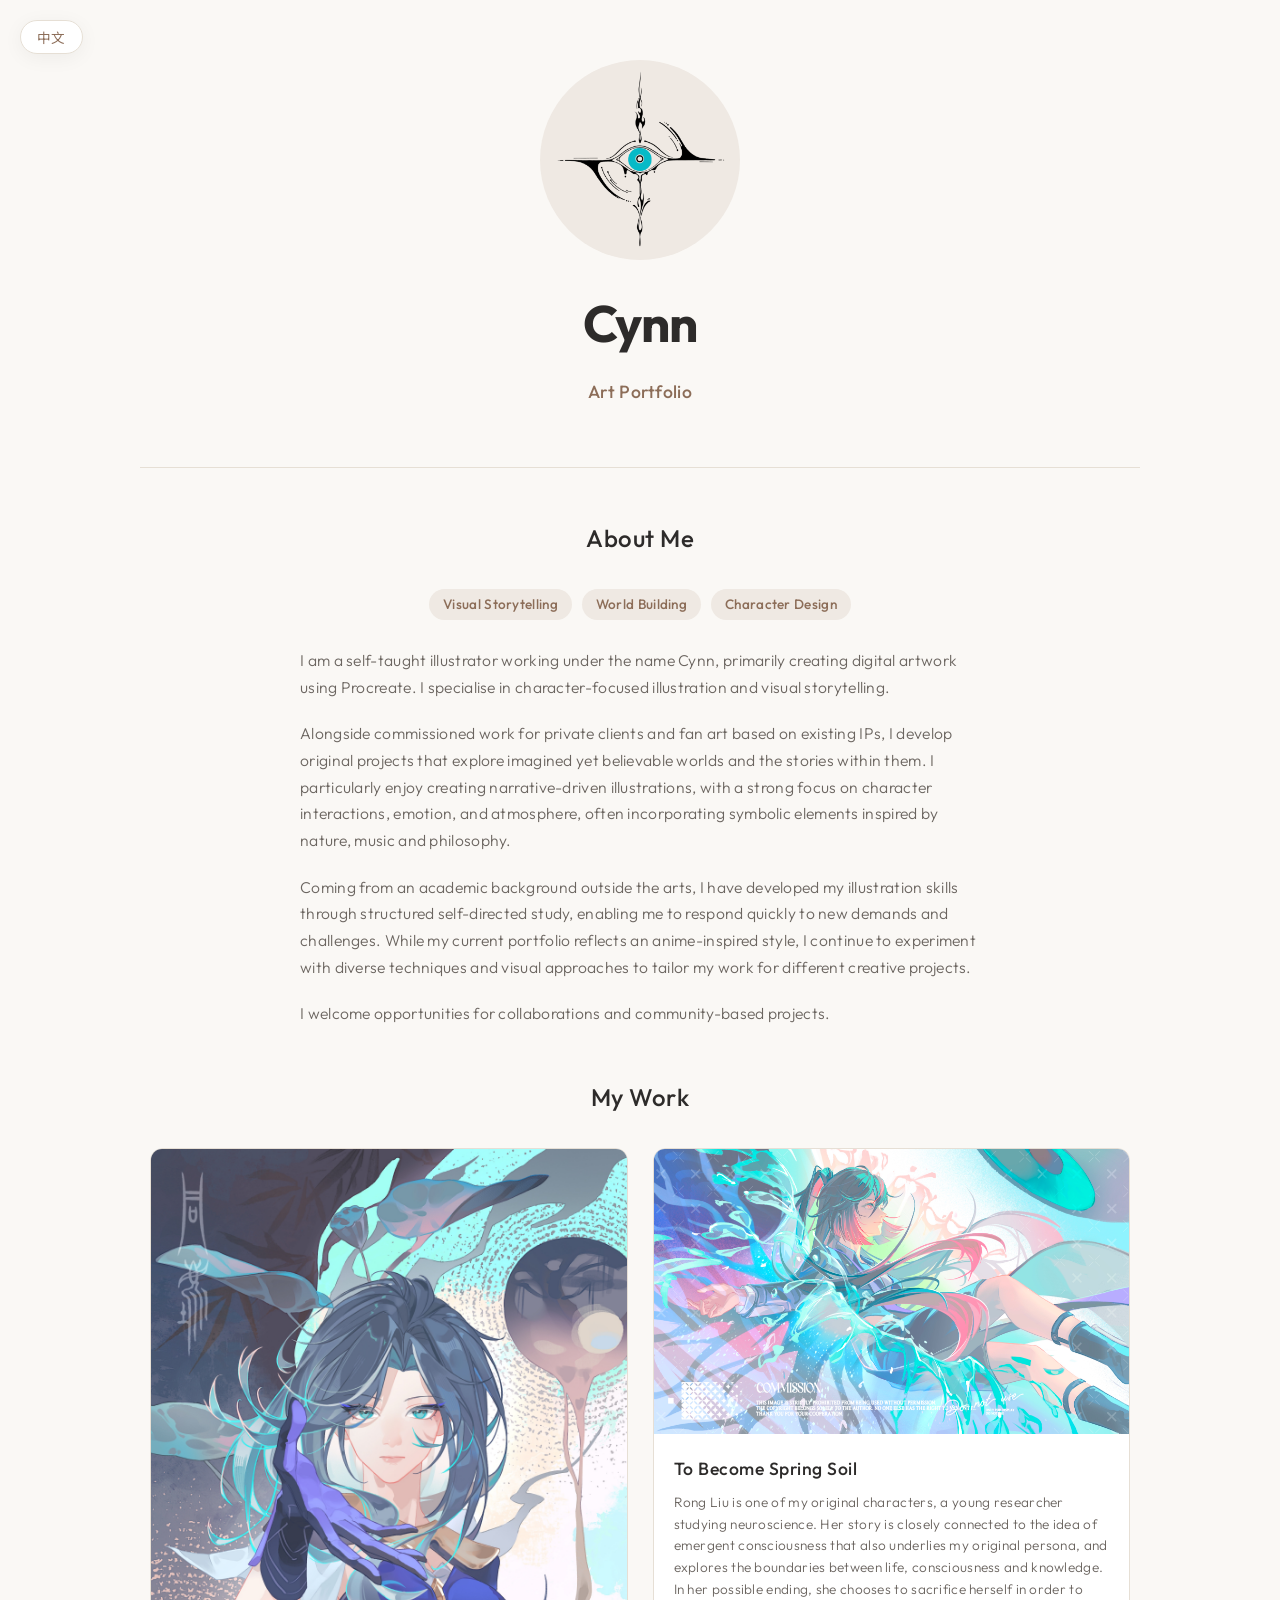
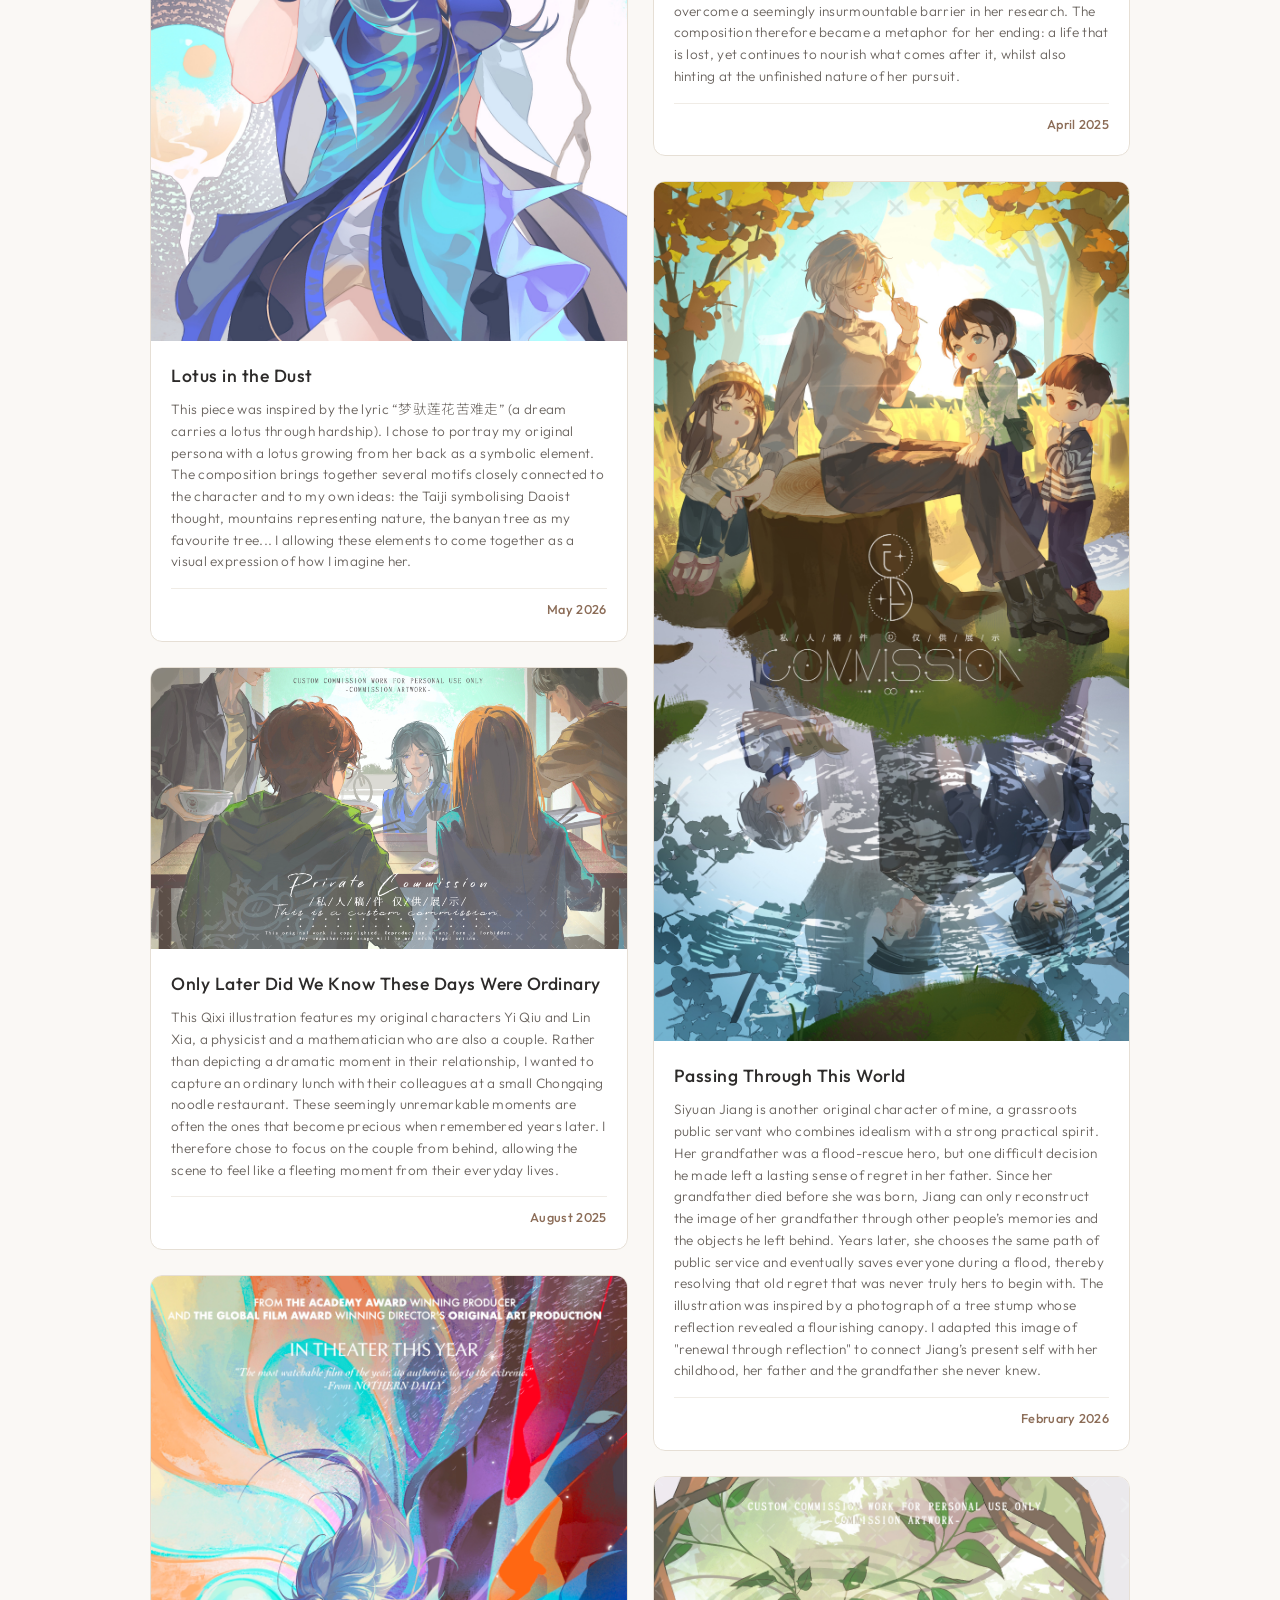
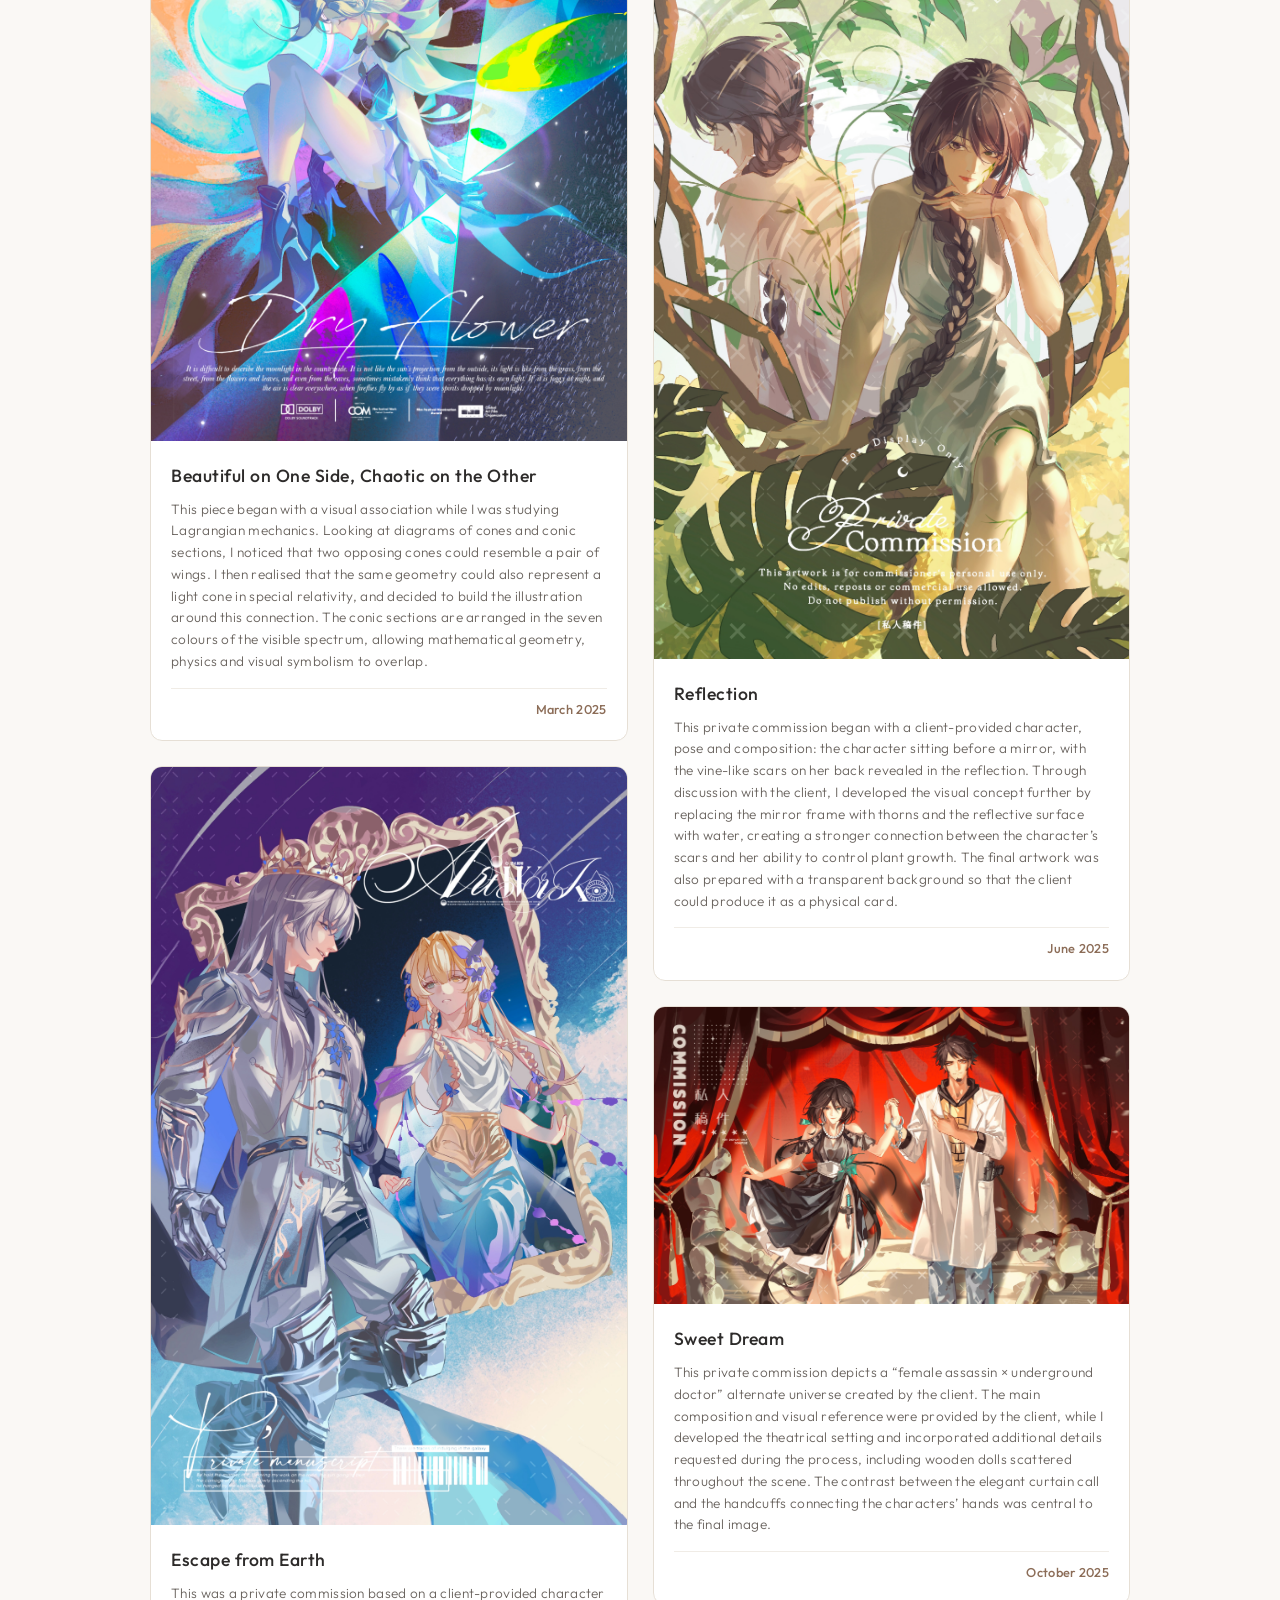
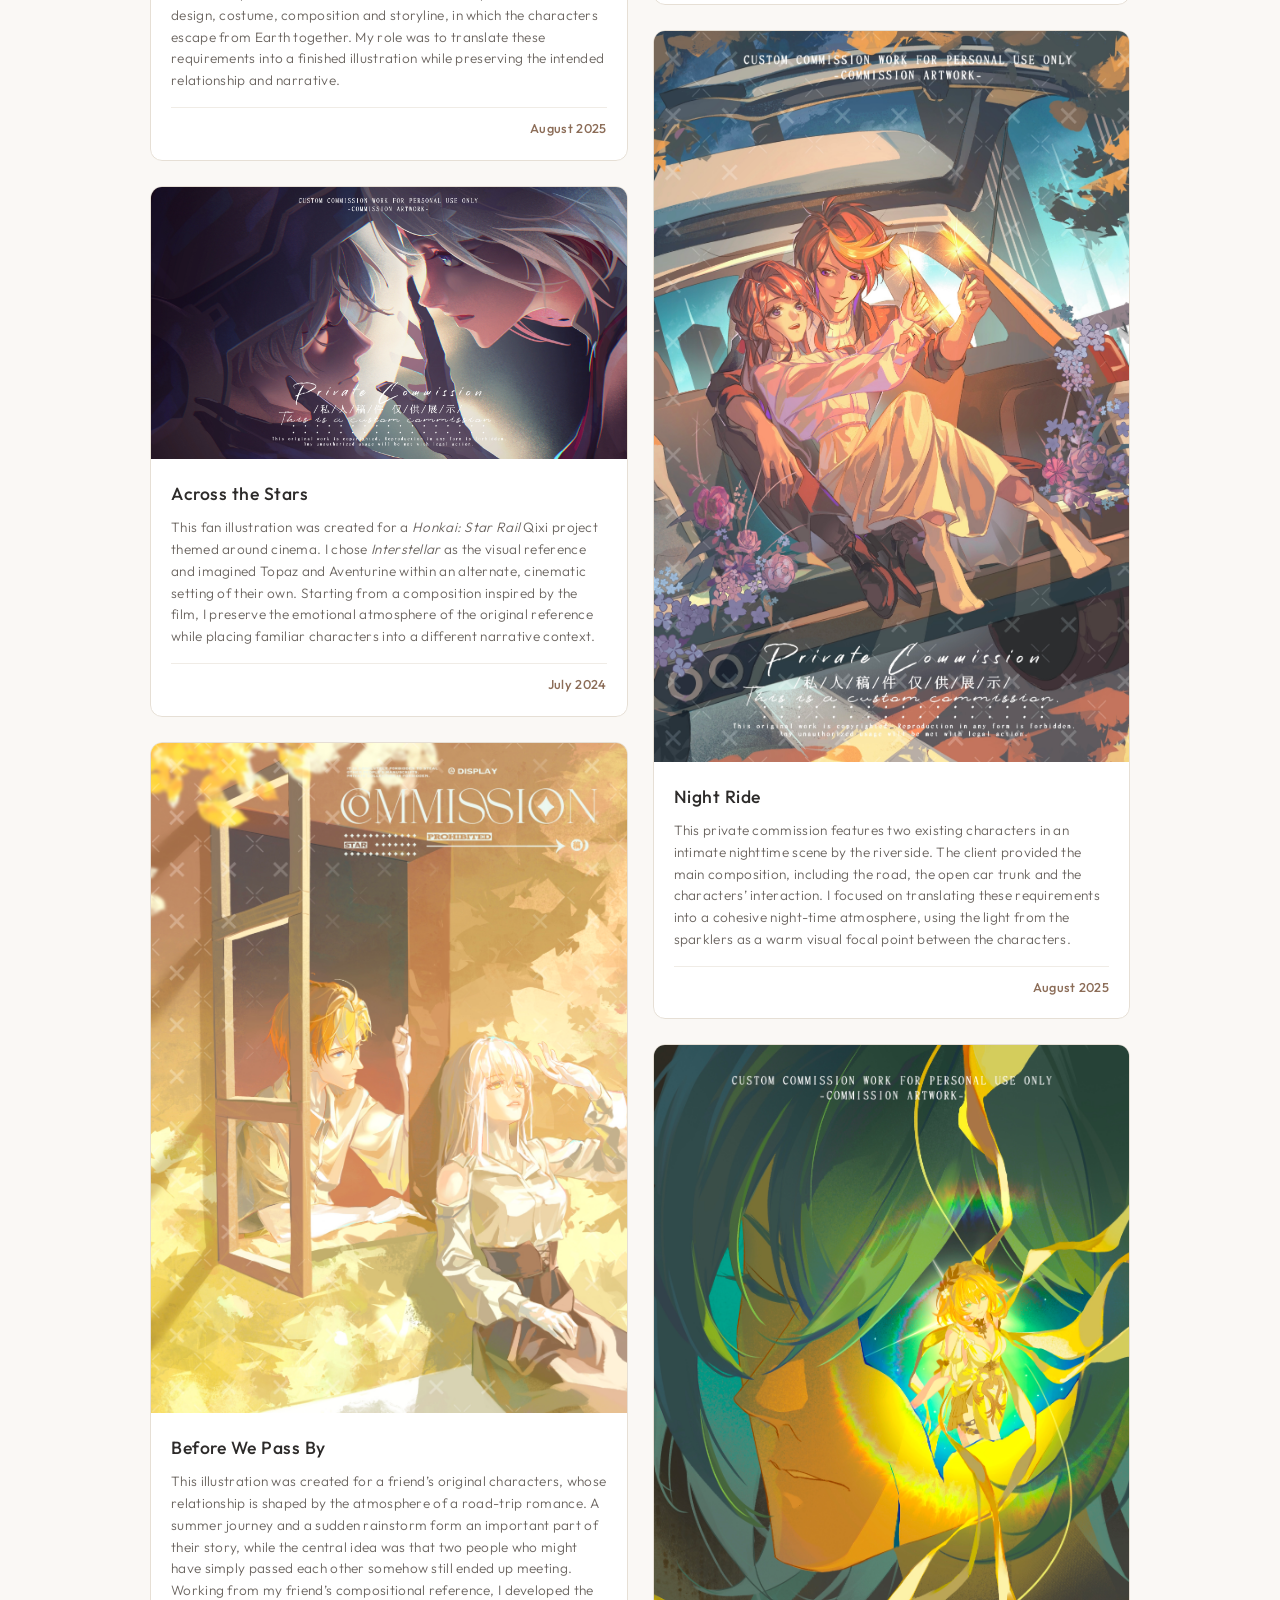
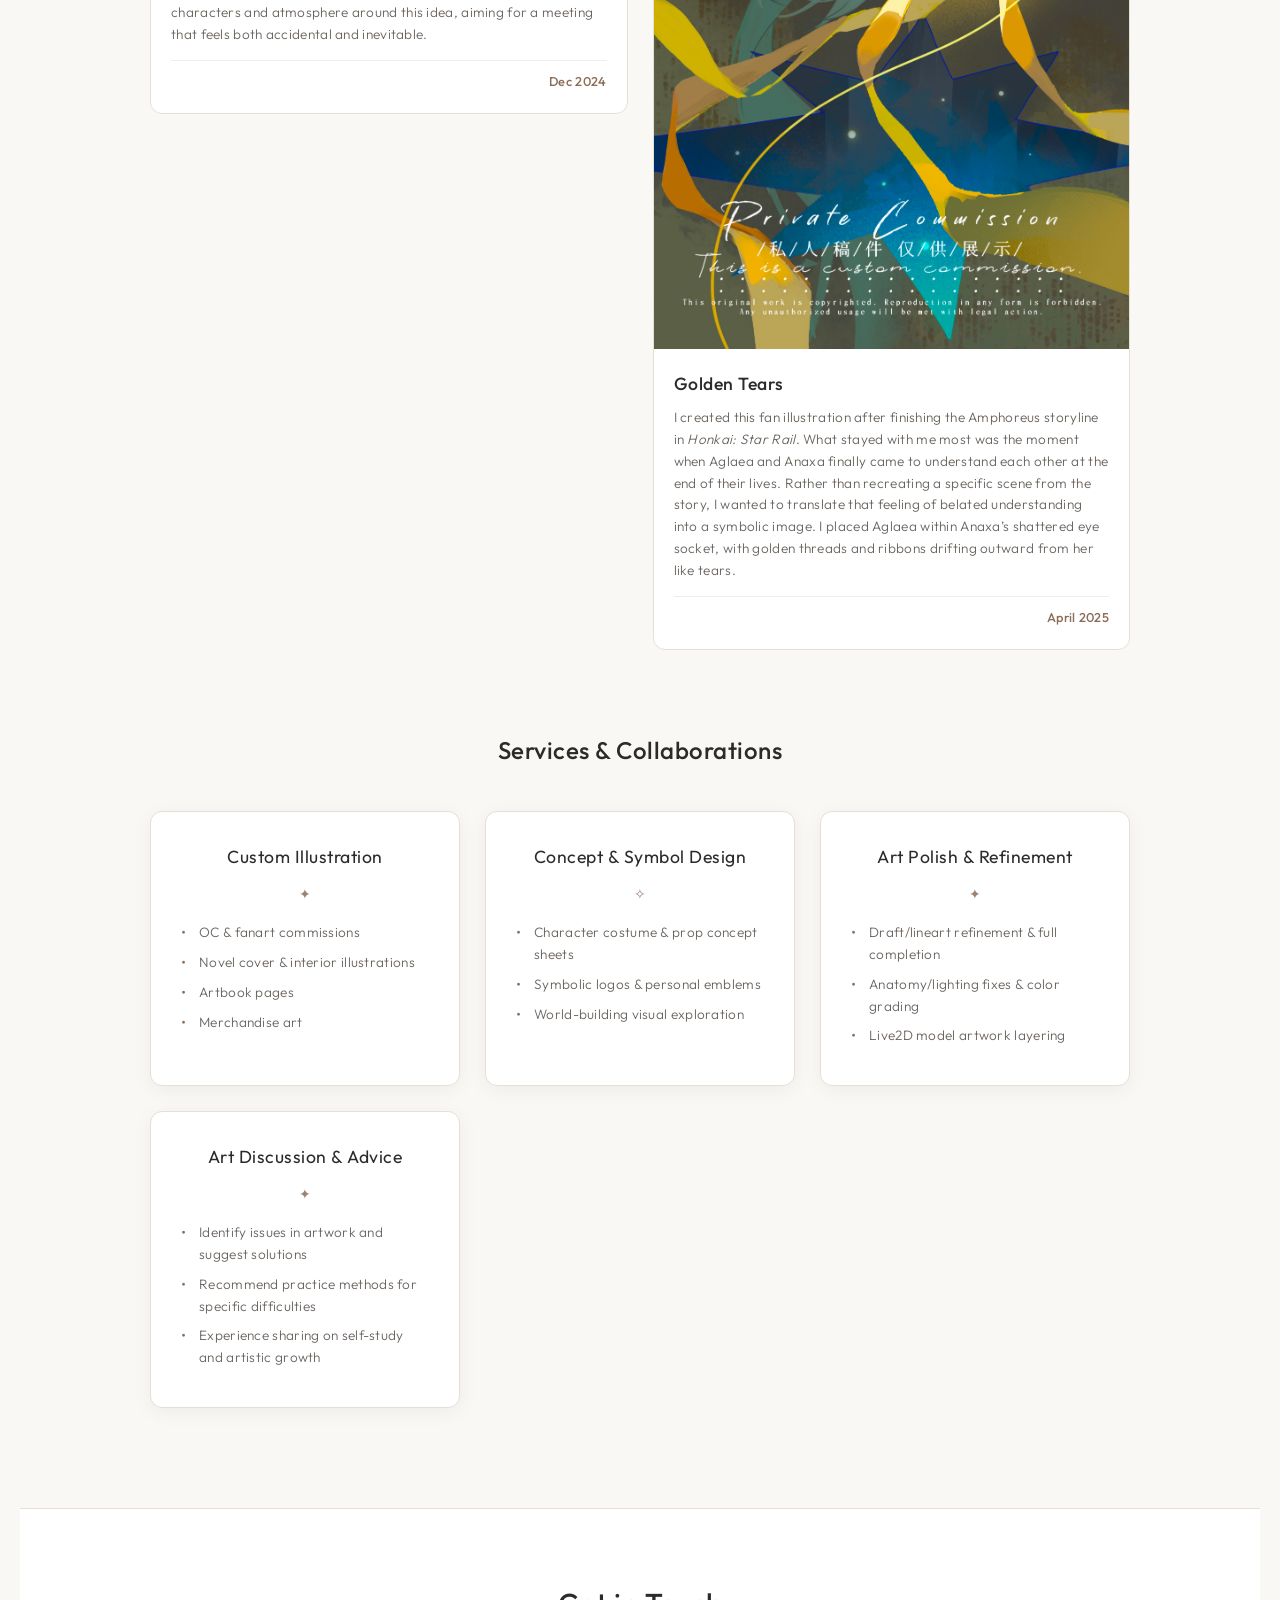
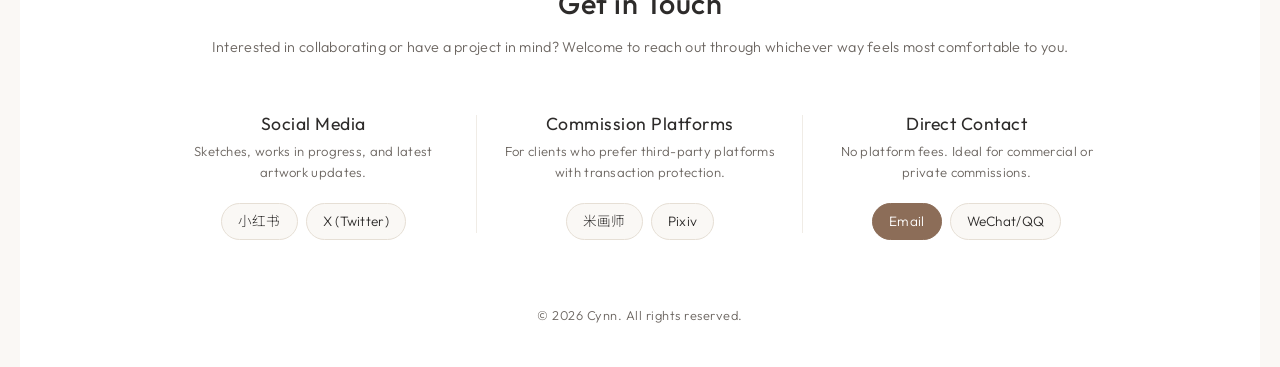
<file: index.html>
<!DOCTYPE html>
<html lang="en">
<head>
    <meta charset="UTF-8">
    <meta name="viewport" content="width=device-width, initial-scale=1.0">
    <title>Portfolio</title>

    <link rel="stylesheet" href="style.css">
    <link rel="icon" href="/favicon.ico" type="image/x-icon">

    <!-- Google 字体库 -->
    <link rel="preconnect" href="https://fonts.googleapis.com">
    <link rel="preconnect" href="https://fonts.gstatic.com" crossorigin>
    <link href="https://fonts.googleapis.com/css2?family=Noto+Sans+SC:wght@300;400;500;600&family=Outfit:wght@300;400;500;600;700&display=swap" rel="stylesheet">
</head>

<body>
    <!-- 中/英文切换按钮 -->
    <button id="lang-toggle" class="btn btn--elevated btn--fixed" type="button" aria-label="Switch language">中文</button>

    <!-- 标题 header -->
    <header>
        <div class="logo">
            <img src="images/logo.png" alt="Cynn Logo">
        </div>

        <h1 class="profile-title" data-en="Cynn" data-zh="同尘"></h1>
        <p class="profile-subtitle" data-en="Art Portfolio" data-zh="个人插画作品集"></p>
    </header>

    <!-- 关于我 About Me -->
    <main>
        <h2 class="section-title" data-en="About Me" data-zh="关于我"></h2>

        <div class="tags">
            <span class="tag" data-en="Visual Storytelling" data-zh="视觉叙事"></span>
            <span class="tag" data-en="World Building" data-zh="世界观构建"></span>
            <span class="tag" data-en="Character Design" data-zh="角色设计"></span>
        </div>

        <br>

        <div class="bio-text">
            <p class="body-text--reg" data-en="I am a self-taught illustrator working under the name Cynn, primarily creating digital artwork using Procreate. I specialise in character-focused illustration and visual storytelling."
               data-zh="你好，我是同尘，一名自学的业余插画师，主要使用 Procreate 绘制数字作品，擅长角色插画与视觉叙事。"></p>

            <p class="body-text--reg" data-en="Alongside commissioned work for private clients and fan art based on existing IPs, I develop original projects that explore imagined yet believable worlds and the stories within them. I particularly enjoy creating narrative-driven illustrations, with a strong focus on character interactions, emotion, and atmosphere, often incorporating symbolic elements inspired by nature, music and philosophy."
               data-zh="除了承接私人委托和绘制既有IP的同人作品外，我也在开发自己的原创项目，探索那些虚构却又令人信服的世界与故事。我尤其喜欢创作有叙事感的插画，注重角色之间的互动、情绪的传递与氛围塑造，也经常融入受自然、音乐和哲学启发的象征性元素。"></p>

            <p class="body-text--reg" data-en="Coming from an academic background outside the arts, I have developed my illustration skills through structured self-directed study, enabling me to respond quickly to new demands and challenges. While my current portfolio reflects an anime-inspired style, I continue to experiment with diverse techniques and visual approaches to tailor my work for different creative projects."
               data-zh="虽然我的专业背景与艺术领域无关，但通过长期的系统自学和刻意练习，我逐渐掌握了插画创作的能力，也练就了快速适应新需求的灵活性。目前我的作品以动漫风格为主，不过我也一直在尝试各种不同的技法和视觉形式，以便更好地匹配不同项目的创作需求。"></p>

            <p class="body-text--reg" data-en="I welcome opportunities for collaborations and community-based projects."
               data-zh="无论是合作邀约还是社群共创项目，我都乐于参与，欢迎与我联系。"></p>
        </div>
    </main>

    <!-- 画册 -->
    <main>
        <h2 class="section-title" data-en="My Work" data-zh="我的作品"></h2>
        <div class="gallery">
            <!-- 第一列 -->
            <div class="gallery-column">
                <div class="card-base gallery-item">
                    <div class="img-container"><img src="images/2605.jpg" alt="Lotus in the Dust"></div>
                    <div class="item-info">
                        <h3 class="card-title" data-en="Lotus in the Dust" data-zh="尘中莲"></h3>
                        <p class="body-text body-text--sm item-desc" data-en="This piece was inspired by the lyric “梦驮莲花苦难走” (a dream carries a lotus through hardship). I chose to portray my original persona with a lotus growing from her back as a symbolic element. The composition brings together several motifs closely connected to the character and to my own ideas: the Taiji symbolising Daoist thought, mountains representing nature, the banyan tree as my favourite tree... I allowing these elements to come together as a visual expression of how I imagine her."
                                             data-zh="这幅作品的灵感来自于“梦驮莲花苦难走”这句歌词。我选择以我的原创主体为载体，令莲花从其背部生长而出。画面同时融入了许多与我个人理念紧密相关的元素：太极所代表的道家思想、山川所象征的自然、榕树是我最喜欢的树……我让这些元素自然交融，共同构成我心目中属于她的形象。"></p>
                        <div class="item-meta" data-en="May 2026" data-zh="2026 年 5 月"></div>
                    </div>
                </div>

                <div class="card-base gallery-item">
                    <div class="img-container"><img src="images/2508-3.jpg" alt="Only Later Did We Know These Days Were Ordinary"></div>
                    <div class="item-info">
                        <h3 class="card-title" data-en="Only Later Did We Know These Days Were Ordinary" data-zh="当时只道是寻常"></h3>
                        <p class="body-text body-text--sm item-desc" data-en="This Qixi illustration features my original characters Yi Qiu and Lin Xia, a physicist and a mathematician who are also a couple. Rather than depicting a dramatic moment in their relationship, I wanted to capture an ordinary lunch with their colleagues at a small Chongqing noodle restaurant. These seemingly unremarkable moments are often the ones that become precious when remembered years later. I therefore chose to focus on the couple from behind, allowing the scene to feel like a fleeting moment from their everyday lives."
                                             data-zh="这是我为自己的原创角色创作的七夕贺图，他们是物理学家邱逸与数学家夏临，也是一对恋人。比起描绘两人关系中某个轰轰烈烈的瞬间，我更想讲述他们与课题组的同事一起，在楼下吃一碗普通的重庆小面——也许正是这样的寻常时刻，在多年以后回望时才会显得格外珍贵。所以我选择了两人的背影作为画面的中心，让这个故事停留在一个没有刻意安排的日常瞬间。"></p>
                        <div class="item-meta" data-en="August 2025" data-zh="2025 年 8 月"></div>
                    </div>
                </div>

                <div class="card-base gallery-item">
                    <div class="img-container"><img src="images/2503.jpg" alt="Beautiful on One Side, Chaotic on the Other"></div>
                    <div class="item-info">
                        <h3 class="card-title" data-en="Beautiful on One Side, Chaotic on the Other" data-zh="一边绮丽，一边狼藉"></h3>
                        <p class="body-text body-text--sm item-desc" data-en="This piece began with a visual association while I was studying Lagrangian mechanics. Looking at diagrams of cones and conic sections, I noticed that two opposing cones could resemble a pair of wings. I then realised that the same geometry could also represent a light cone in special relativity, and decided to build the illustration around this connection. The conic sections are arranged in the seven colours of the visible spectrum, allowing mathematical geometry, physics and visual symbolism to overlap."
                                             data-zh="这幅作品诞生于我学习拉格朗日力学时的一次联想。当我看到圆锥和圆锥曲线的示意图时，我突然发现，对顶的两个圆锥很像一对展开的翅膀；随后我又意识到，同样的几何结构其实也可以对应狭义相对论中的光锥。于是我决定围绕这一关联展开创作：七个的圆锥曲线切面被赋予可见光谱的七种颜色，使几何、物理学与视觉意象彼此重叠。"></p>
                        <div class="item-meta" data-en="March 2025" data-zh="2025 年 3 月"></div>
                    </div>
                </div>

                <div class="card-base gallery-item">
                    <div class="img-container"><img src="images/2508-1.jpg" alt="Escape from Earth"></div>
                    <div class="item-info">
                        <h3 class="card-title" data-en="Escape from Earth" data-zh="逃离地球"></h3>
                        <p class="body-text body-text--sm item-desc" data-en="This was a private commission based on a client-provided character design, costume, composition and storyline, in which the characters escape from Earth together. My role was to translate these requirements into a finished illustration while preserving the intended relationship and narrative."
                                             data-zh="这是一幅私人委托作品，基于客户提供的角色设定、服饰、构图以及剧情框架。我负责将这些要求转化为完整的插画，同时精准传达其中的人物关系与叙事意图。"></p>
                        <div class="item-meta" data-en="August 2025" data-zh="2025 年 8 月"></div>
                    </div>
                </div>

                <div class="card-base gallery-item">
                    <div class="img-container"><img src="images/2407.jpg" alt="Across the Stars"></div>
                    <div class="item-info">
                        <!-- 含斜体标签 HTML 结构 -->
                        <h3 class="card-title" data-en-html="Across the Stars" data-zh-html="穿越星际"></h3>
                        <p class="body-text body-text--sm item-desc" data-en-html="This fan illustration was created for a <i>Honkai: Star Rail</i> Qixi project themed around cinema. I chose <i>Interstellar</i> as the visual reference and imagined Topaz and Aventurine within an alternate, cinematic setting of their own. Starting from a composition inspired by the film, I preserve the emotional atmosphere of the original reference while placing familiar characters into a different narrative context."
                                             data-zh-html="这是我为《崩坏：星穹铁道》七夕企划创作的同人作品，企划主题为“电影”。我选择以《星际穿越》为视觉参考，为托帕与砂金构建了一个电影感的平行设定：以原电影的经典构图为基础，在保留原作情感氛围的同时，让熟悉的角色置身于不同的叙事语境中。"></p>
                        <div class="item-meta" data-en="July 2024" data-zh="2024 年 7 月"></div>
                    </div>
                </div>

                <div class="card-base gallery-item">
                    <div class="img-container"><img src="images/2412.jpg" alt="Before We Pass By"></div>
                    <div class="item-info">
                        <h3 class="card-title" data-en="Before We Pass By" data-zh="擦肩之前"></h3>
                        <p class="body-text body-text--sm item-desc" data-en="This illustration was created for a friend’s original characters, whose relationship is shaped by the atmosphere of a road-trip romance. A summer journey and a sudden rainstorm form an important part of their story, while the central idea was that two people who might have simply passed each other somehow still ended up meeting. Working from my friend’s compositional reference, I developed the characters and atmosphere around this idea, aiming for a meeting that feels both accidental and inevitable."
                                             data-zh="这是一幅为朋友的原创角色创作的双人插画，他们之间的故事带着一种公路旅行特有的浪漫气息。一场夏日远行和一场不期而至的暴雨是两人故事中的重要篇章，而画面想要传达的核心其实很简单：两个人本可能擦肩而过的人，终究还是相遇了。我参考了朋友提供的构图方向，并在此基础上刻画角色和氛围，希望让这一次相遇看起来既偶然，又像是注定发生。"></p>
                        <div class="item-meta" data-en="Dec 2024" data-zh="2024 年 12 月"></div>
                    </div>
                </div>
            </div>

            <!-- 第二列 -->
            <div class="gallery-column">
                <div class="card-base gallery-item">
                    <div class="img-container"><img src="images/2504-1.jpg" alt="To Become Spring Soil"></div>
                    <div class="item-info">
                        <h3 class="card-title" data-en="To Become Spring Soil" data-zh="化作春泥"></h3>
                        <p class="body-text body-text--sm item-desc" data-en="Rong Liu is one of my original characters, a young researcher studying neuroscience. Her story is closely connected to the idea of emergent consciousness that also underlies my original persona, and explores the boundaries between life, consciousness and knowledge. In her possible ending, she chooses to sacrifice herself in order to overcome a seemingly insurmountable barrier in her research. The composition therefore became a metaphor for her ending: a life that is lost, yet continues to nourish what comes after it, whilst also hinting at the unfinished nature of her pursuit."
                                             data-zh="柳荣是我原创角色之一，一名研究脑神经科学的年轻学者。她与我原创主体背后的核心命题“意识涌现”紧密相连，因此她的故事围绕生命、意识与知识的边界展开。在其中一个可能的结局中，她选择自我牺牲，以突破研究中一道看似不可逾越的屏障。这幅画的构图便是对这个结局的隐喻：生命虽已消逝，却仍在滋养此后的一切，同时也暗示着她未尽的求索。"></p>
                        <div class="item-meta" data-en="April 2025" data-zh="2025 年 4 月"></div>
                    </div>
                </div>

                <div class="card-base gallery-item">
                    <div class="img-container"><img src="images/2602.jpg" alt="Passing Through This World"></div>
                    <div class="item-info">
                        <h3 class="card-title" data-en="Passing Through This World" data-zh="路过人间"></h3>
                        <p class="body-text body-text--sm item-desc" data-en="Siyuan Jiang is another original character of mine, a grassroots public servant who combines idealism with a strong practical spirit. Her grandfather was a flood-rescue hero, but one difficult decision he made left a lasting sense of regret in her father. Since her grandfather died before she was born, Jiang can only reconstruct the image of her grandfather through other people’s memories and the objects he left behind. Years later, she chooses the same path of public service and eventually saves everyone during a flood, thereby resolving that old regret that was never truly hers to begin with. The illustration was inspired by a photograph of a tree stump whose reflection revealed a flourishing canopy. I adapted this image of &quot;renewal through reflection&quot; to connect Jiang’s present self with her childhood, her father and the grandfather she never knew."
                                             data-zh="江思源是我另一个原创角色，她是一名扎根基层的干部，也是一个天生的实干家与理想主义者。她的爷爷曾是一名抗洪英雄，但当年一个艰难的抉择，在她的父亲心里埋下了深深的遗憾。由于爷爷在她出生前便已去世，江思源只能从别人的叙述和他留下的旧物里一点点拼凑出爷爷的模样；多年后，她走上了和爷爷同样的路，在一场洪水中救下了所有人，也因此化解了那份本不该由她来背负、却始终影响着她的遗憾。这幅作品的灵感来自一张树桩的摄影作品，积水中倒映出的是树桩早已失去的繁茂树冠。我将“倒影中的新生”的意象加以转化，让江思源的现在和她的童年、她的父亲、还有她从未见过的爷爷，在画面里连结在一起。"></p>
                        <div class="item-meta" data-en="February 2026" data-zh="2026 年 2 月"></div>
                    </div>
                </div>

                <div class="card-base gallery-item">
                    <div class="img-container"><img src="images/2506.jpg" alt="Quiet Reflection"></div>
                    <div class="item-info">
                        <h3 class="card-title" data-en="Reflection" data-zh="倒影"></h3>
                        <p class="body-text body-text--sm item-desc" data-en="This private commission began with a client-provided character, pose and composition: the character sitting before a mirror, with the vine-like scars on her back revealed in the reflection. Through discussion with the client, I developed the visual concept further by replacing the mirror frame with thorns and the reflective surface with water, creating a stronger connection between the character’s scars and her ability to control plant growth. The final artwork was also prepared with a transparent background so that the client could produce it as a physical card."
                                             data-zh="这是一幅私人委托作品。客户最初提出了角色、动作与构图：角色坐在镜子前，镜中倒映出她背部藤蔓般的疤痕。我在与客户沟通的过程中进一步调整了视觉语言，以荆棘取代镜框，并将镜面转化为水面，使角色的的疤痕与她操控植物生长的能力之间形成更紧密的联系。最终成品还预留了透明背景版本，以便客户制成实体小卡。"></p>
                        <div class="item-meta" data-en="June 2025" data-zh="2025 年 6 月"></div>
                    </div>
                </div>

                <div class="card-base gallery-item">
                    <div class="img-container"><img src="images/2510.jpg" alt="Sweet Dream"></div>
                    <div class="item-info">
                        <h3 class="card-title" data-en="Sweet Dream" data-zh="美梦"></h3>
                        <p class="body-text body-text--sm item-desc" data-en="This private commission depicts a “female assassin × underground doctor” alternate universe created by the client. The main composition and visual reference were provided by the client, while I developed the theatrical setting and incorporated additional details requested during the process, including wooden dolls scattered throughout the scene. The contrast between the elegant curtain call and the handcuffs connecting the characters’ hands was central to the final image."
                                             data-zh="这是一幅私人委托作品，描绘了客户设定中的“杀手小姐 × 地下医生”平行宇宙。客户提供了主要构图与视觉参考，我在此基础上深化了舞台感的场景设定，并在创作过程中根据需求加入散落于画面各处的木偶等细节。优雅的谢幕姿态与连接两人双手的手铐之间的反差，构成了最终画面的核心张力。"></p>
                        <div class="item-meta" data-en="October 2025" data-zh="2025 年 10 月"></div>
                    </div>
                </div>

                <div class="card-base gallery-item">
                    <div class="img-container"><img src="images/2508-2.jpg" alt="Night Ride"></div>
                    <div class="item-info">
                        <h3 class="card-title" data-en="Night Ride" data-zh="夜行"></h3>
                        <p class="body-text body-text--sm item-desc" data-en="This private commission features two existing characters in an intimate nighttime scene by the riverside. The client provided the main composition, including the road, the open car trunk and the characters’ interaction. I focused on translating these requirements into a cohesive night-time atmosphere, using the light from the sparklers as a warm visual focal point between the characters."
                                             data-zh="这件私人委托描绘了两位既有角色在河畔夜色中的亲密场景，客户提供了主要构图，包括道路、敞开的汽车后备箱以及角色之间的互动。我的工作重心是将这些要求转化为统一而富有氛围感的夜景画面，以烟火棒的光芒作为角色之间温暖而聚焦的视觉中心。"></p>
                        <div class="item-meta" data-en="August 2025" data-zh="2025 年 8 月"></div>
                    </div>
                </div>

                <div class="card-base gallery-item">
                    <div class="img-container"><img src="images/2504-2.jpg" alt="Golden Tears"></div>
                    <div class="item-info">
                        <h3 class="card-title" data-en="Golden Tears" data-zh="黄金泪"></h3>
                        <p class="body-text body-text--sm item-desc" data-en-html="I created this fan illustration after finishing the Amphoreus storyline in <i>Honkai: Star Rail</i>. What stayed with me most was the moment when Aglaea and Anaxa finally came to understand each other at the end of their lives. Rather than recreating a specific scene from the story, I wanted to translate that feeling of belated understanding into a symbolic image. I placed Aglaea within Anaxa’s shattered eye socket, with golden threads and ribbons drifting outward from her like tears."
                            data-zh-html="这幅作品是在完成《崩坏：星穹铁道》翁法罗斯篇章后创作的同人作品。最令我难以忘怀的，是阿格莱雅与那刻夏在生命尽头终于真正理解彼此的那一瞬间。比起复现故事中的某个具体场景，我更希望将那种迟来的共感转化成一种更象征性的表达：将阿格莱雅置于在那刻夏破碎的眼眶之中，金色的丝线与缎带像眼泪一般从她周身向外飘散。"></p>
                        <div class="item-meta" data-en="April 2025" data-zh="2025 年 4 月"></div>
                    </div>
                </div>
            </div>
        </div>
    </main>

    <!-- 服务介绍 Services -->
    <section id="services" class="services-section">
        <div class="section-header">
            <h2 class="section-title" data-en="Services & Collaborations" data-zh="服务与合作"></h2>
        </div>

        <div class="services-grid">
            <!-- Card 1 -->
            <div class="card-base service-card">
                <h3 class="card-title card-title--regular" data-en="Custom Illustration" data-zh="定制插画"></h3>
                <div class="service-icon">✦</div>
                <ul class="service-list">
                    <li class="body-text body-text--sm" data-en="OC & fanart commissions" data-zh="原创角色（OC）与同人约稿"></li>
                    <li class="body-text body-text--sm" data-en="Novel cover & interior illustrations" data-zh="小说封面与内页插画"></li>
                    <li class="body-text body-text--sm" data-en="Artbook pages" data-zh="设定集画页与角色展示"></li>
                    <li class="body-text body-text--sm" data-en="Merchandise art" data-zh="周边物料用图"></li>
                </ul>
            </div>

            <!-- Card 2 -->
            <div class="card-base service-card">
                <h3 class="card-title card-title--regular" data-en="Concept & Symbol Design" data-zh="概念与符号设计"></h3>
                <div class="service-icon">✧</div>
                <ul class="service-list">
                    <li class="body-text body-text--sm" data-en="Character costume & prop concept sheets" data-zh="角色服饰与道具概念设定图"></li>
                    <li class="body-text body-text--sm" data-en="Symbolic logos & personal emblems" data-zh="象征性 Logo 与个人徽标"></li>
                    <li class="body-text body-text--sm" data-en="World-building visual exploration" data-zh="世界观构建的视觉探索"></li>
                </ul>
            </div>

            <!-- Card 3 -->
            <div class="card-base service-card">
                <h3 class="card-title card-title--regular" data-en="Art Polish & Refinement" data-zh="画面精修与再加工"></h3>
                <div class="service-icon">✦</div>
                <ul class="service-list">
                    <li class="body-text body-text--sm" data-en="Draft/lineart refinement & full completion" data-zh="草稿、线稿细化与完稿"></li>
                    <li class="body-text body-text--sm" data-en="Anatomy/lighting fixes & color grading" data-zh="人体结构、光影修正与色调调整"></li>
                    <li class="body-text body-text--sm" data-en="Live2D model artwork layering" data-zh="Live2D 模型图层拆分"></li>
                </ul>
            </div>

            <!-- Card 4 -->
            <div class="card-base service-card">
                <h3 class="card-title card-title--regular" data-en="Art Discussion & Advice" data-zh="绘画交流与答疑"></h3>
                <div class="service-icon">✦</div>
                <ul class="service-list">
                    <li class="body-text body-text--sm" data-en="Identify issues in artwork and suggest solutions" data-zh="诊断画面问题并提供改进思路"></li>
                    <li class="body-text body-text--sm" data-en="Recommend practice methods for specific difficulties" data-zh="针对具体绘画难点推荐练习方法"></li>
                    <li class="body-text body-text--sm" data-en="Experience sharing on self-study and artistic growth" data-zh="自学与突破的心得分享"></li>
                </ul>
            </div>
        </div>
    </section>

    <!-- 联系方式 Footer -->
    <footer id="contact" class="site-footer">
        <div class="footer-container">

            <div class="footer-header">
                <h2 class="section-title section-title--lg" data-en="Get in Touch" data-zh="联系我"></h2>
                <p class="body-text" data-en="Interested in collaborating or have a project in mind? Welcome to reach out through whichever way feels most comfortable to you."
                                           data-zh="有合作意向或正在酝酿的项目想聊一聊？欢迎通过您最习惯的方式找到我。"></p>
            </div>

            <div class="contact-channels-grid">
                <!-- 社交平台 -->
                <div class="channel-column">
                    <h3 class="card-title card-title--regular channel-label" data-en="Social Media" data-zh="社交平台"></h3>
                    <p class="body-text body-text--sm channel-hint" data-en="Sketches, works in progress, and latest artwork updates." data-zh="分享草稿、创作过程和最新作品动态。"></p>
                    <div class="channel-tags">
                        <a href="https://xhslink.cn/m/ASZ4pfhH0Q6" class="btn" target="_blank">小红书</a>
                        <a href="https://twitter.com/tccynn?s=21&t=yY7CDqxd5rRWAOADdn2USw" class="btn" target="_blank">X (Twitter)</a>
                    </div>
                </div>

                <!-- 平台约稿 -->
                <div class="channel-column">
                    <h3 class="card-title card-title--regular channel-label" data-en="Commission Platforms" data-zh="约稿平台"></h3>
                    <p class="body-text body-text--sm channel-hint" data-en="For clients who prefer third-party platforms with transaction protection." data-zh="适合偏好第三方平台交易保障的客户。"></p>
                    <div class="channel-tags">
                        <a href="https://www.mihuashi.com/profiles/4021589?role=painter&utm_source=direct&utm_campaign=userpage&utm_medium=share" class="btn" target="_blank">米画师</a>
                        <a href="https://www.pixiv.net/users/78786137" class="btn" target="_blank">Pixiv</a>
                    </div>
                </div>

                <!-- 直接联系 -->
                <div class="channel-column">
                    <h3 class="card-title card-title--regular channel-label" data-en="Direct Contact" data-zh="直接联系"></h3>
                    <p class="body-text body-text--sm channel-hint" data-en="No platform fees. Ideal for commercial or private commissions." data-zh="无平台手续费，适合商业或私人委托。">No platform fees. Ideal for commercial or private commissions.</p>
                    <div class="channel-tags">
                        <a href="mailto:tccynn@outlook.com" class="btn btn--solid">Email</a>
                        <a href="#" id="copy-btn" class="btn copy-btn" data-id="imtccynn" data-en="WeChat/QQ" data-zh="微信/QQ"></a>
                    </div>
                </div>

            </div>

        </div>

        <div class="footer-bottom">
            <p class="copyright">&copy; 2026 Cynn. All rights reserved.</p>
        </div>

    </footer>

    <script src="script.js"></script>
</body>
</html>
</file>
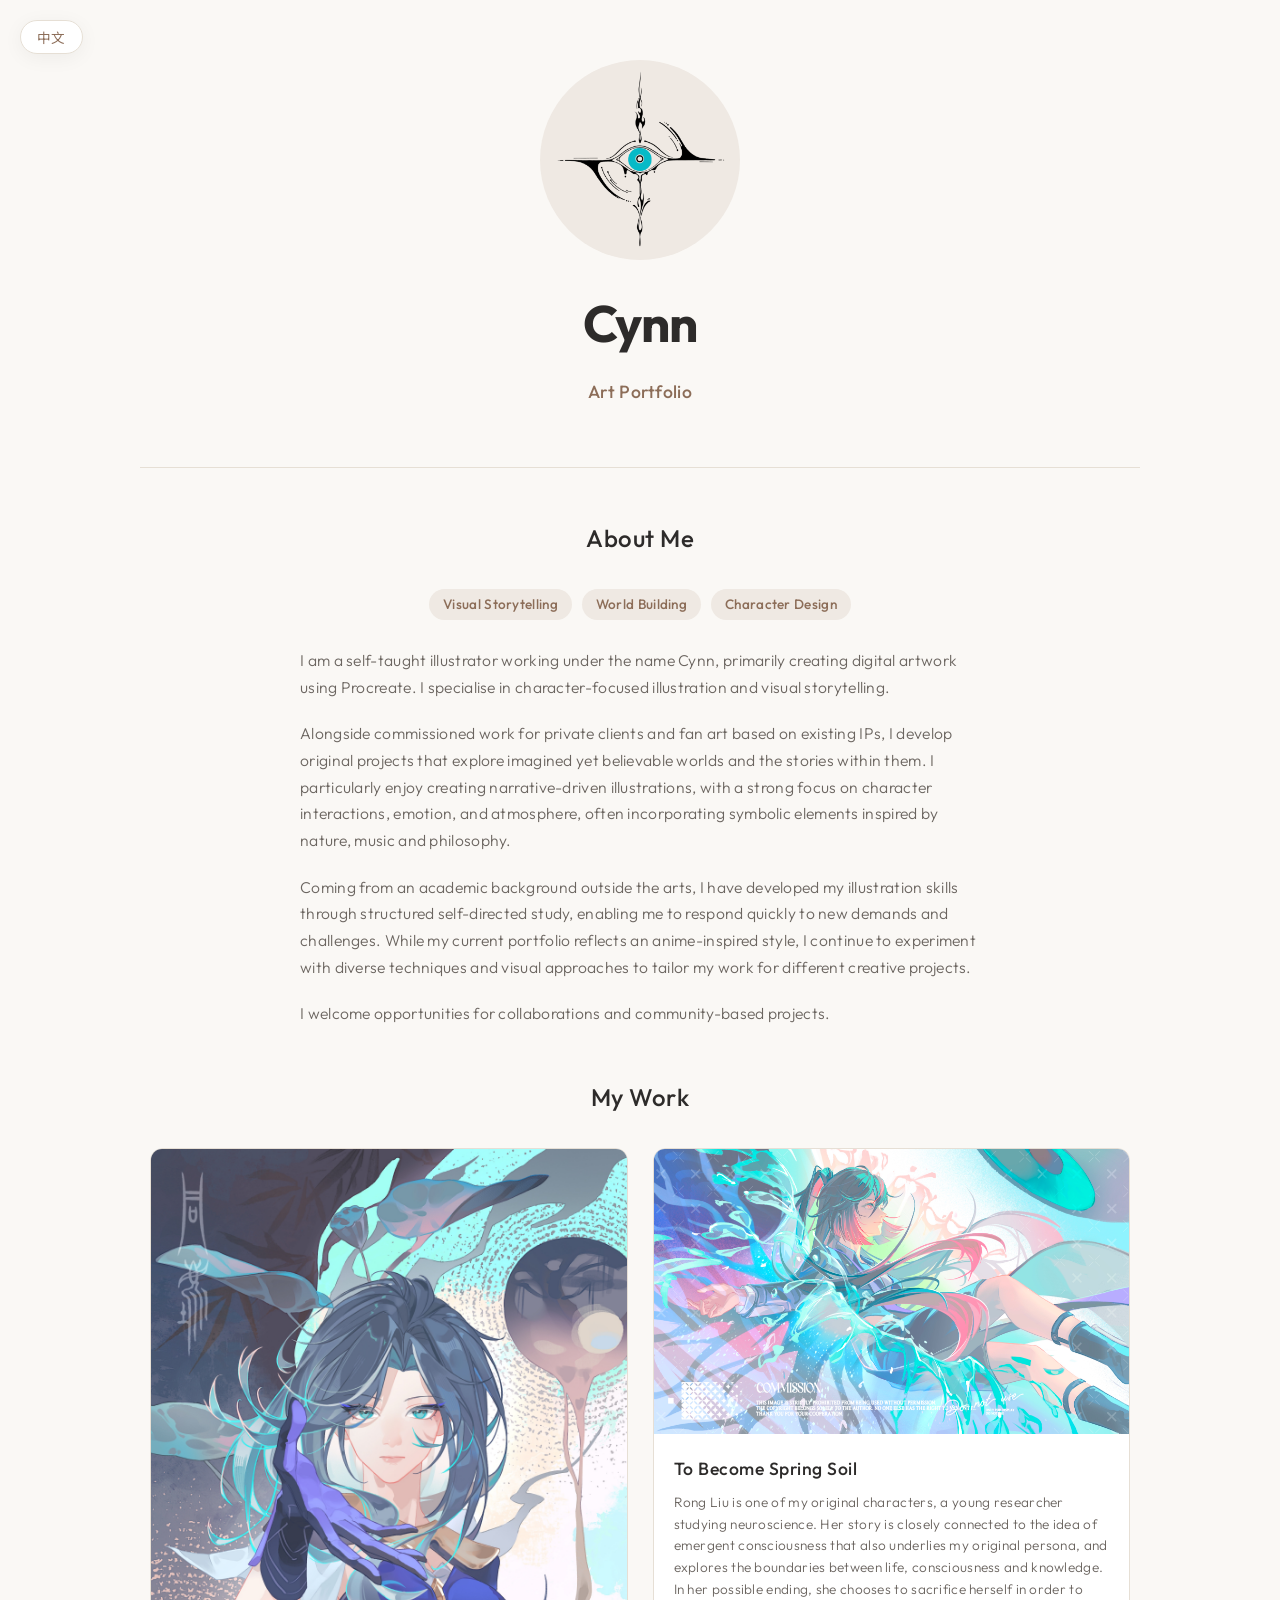
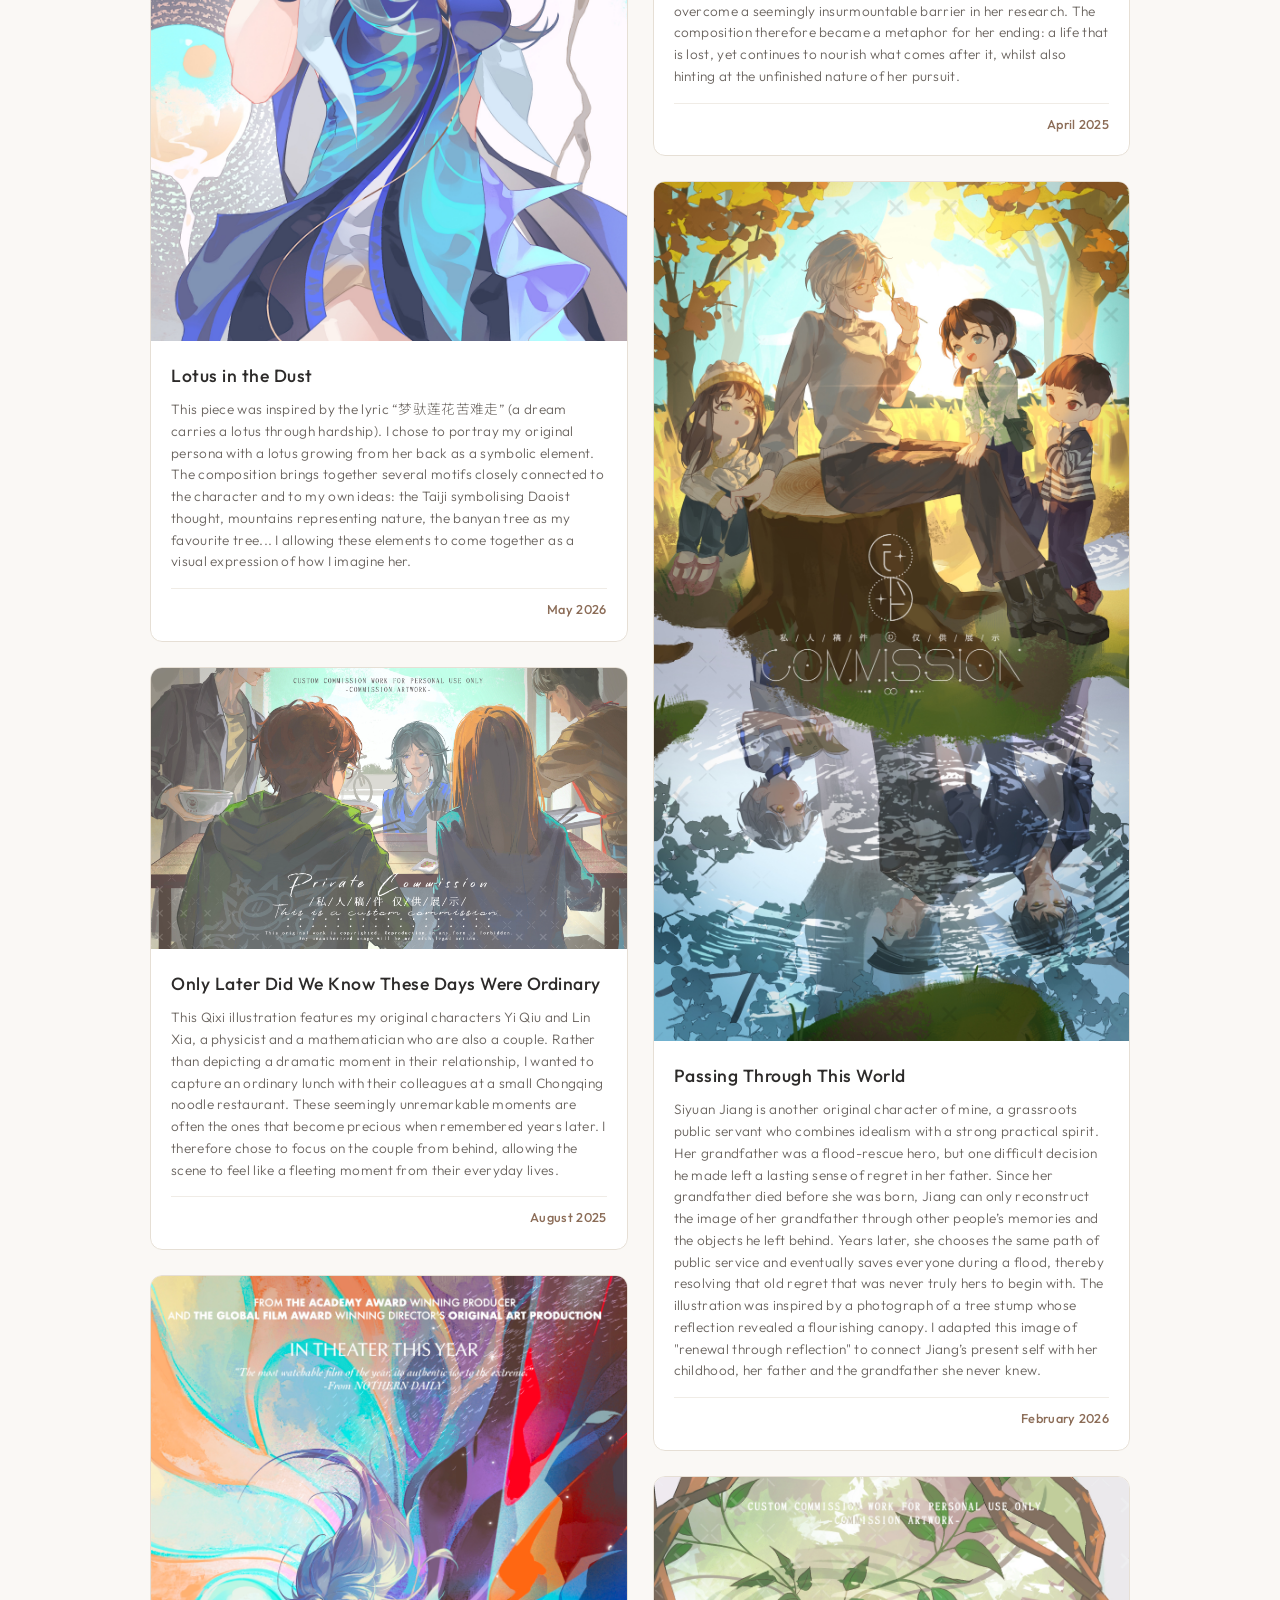
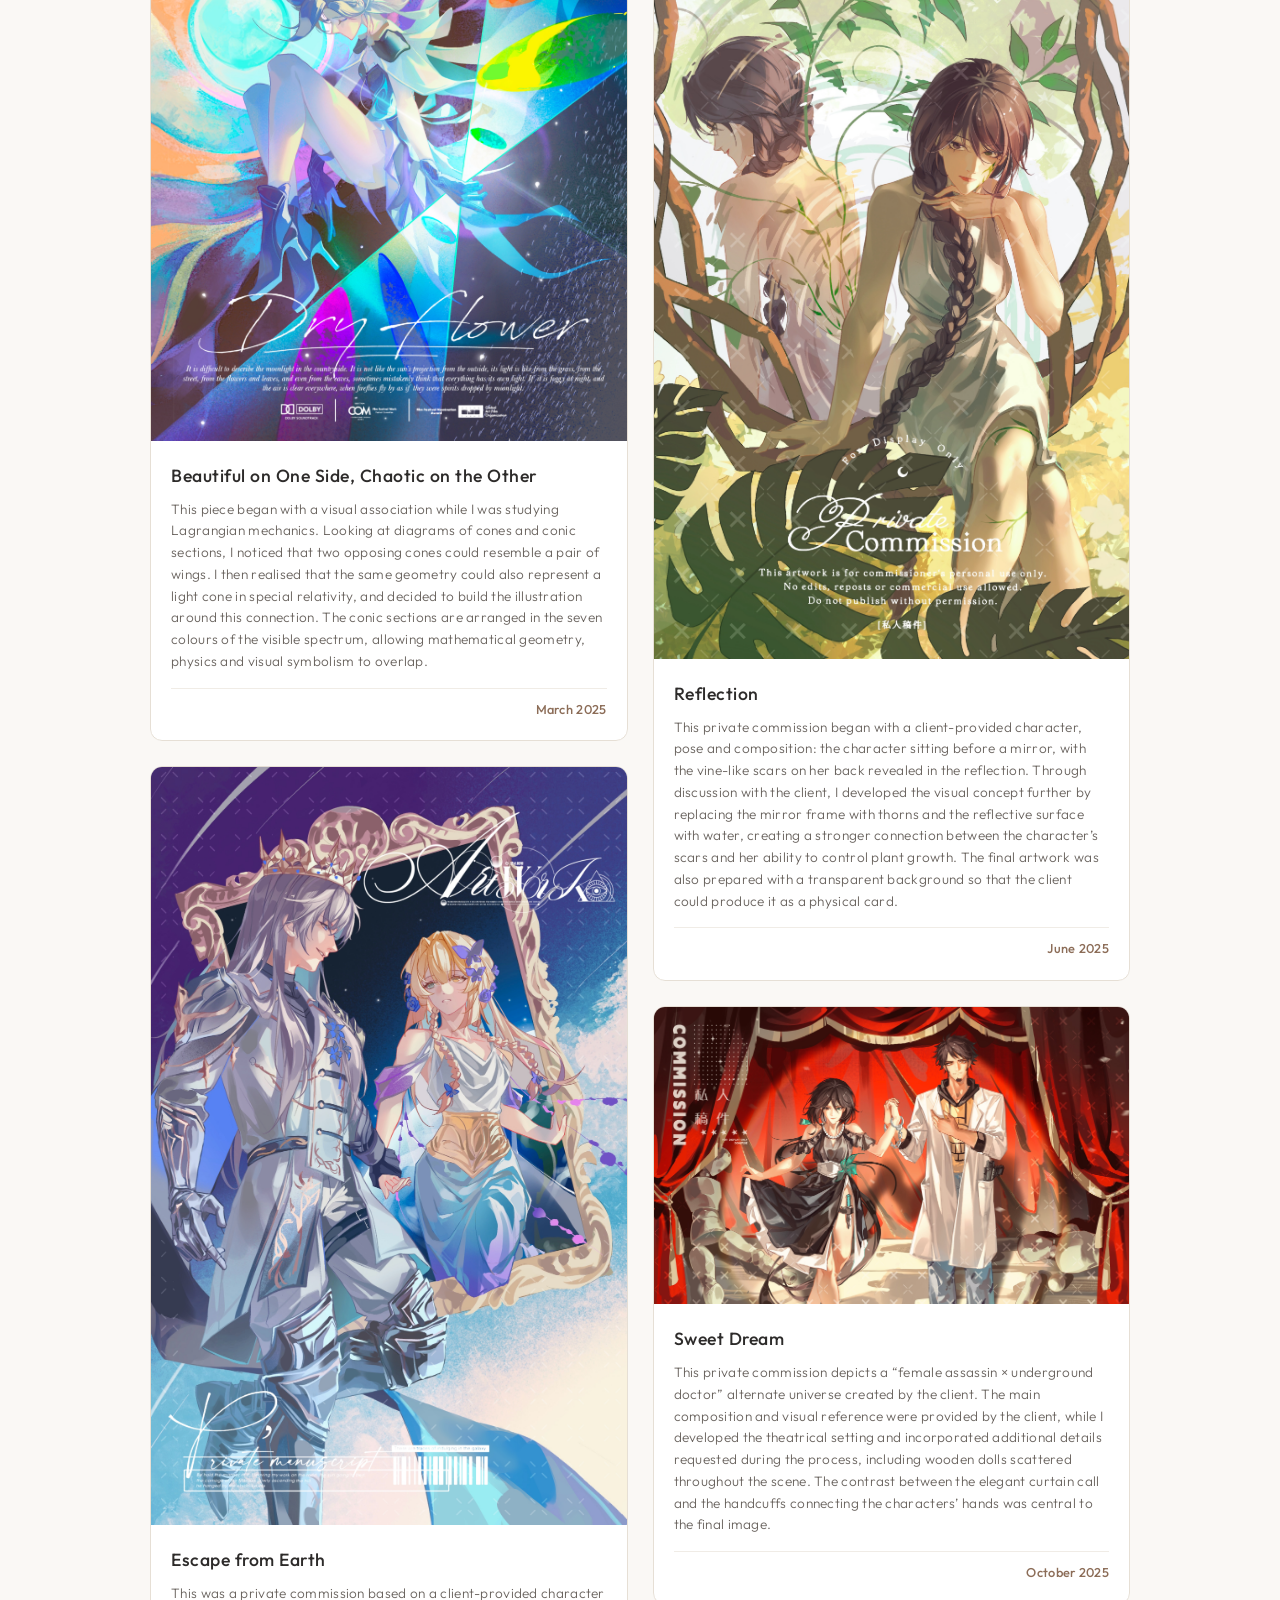
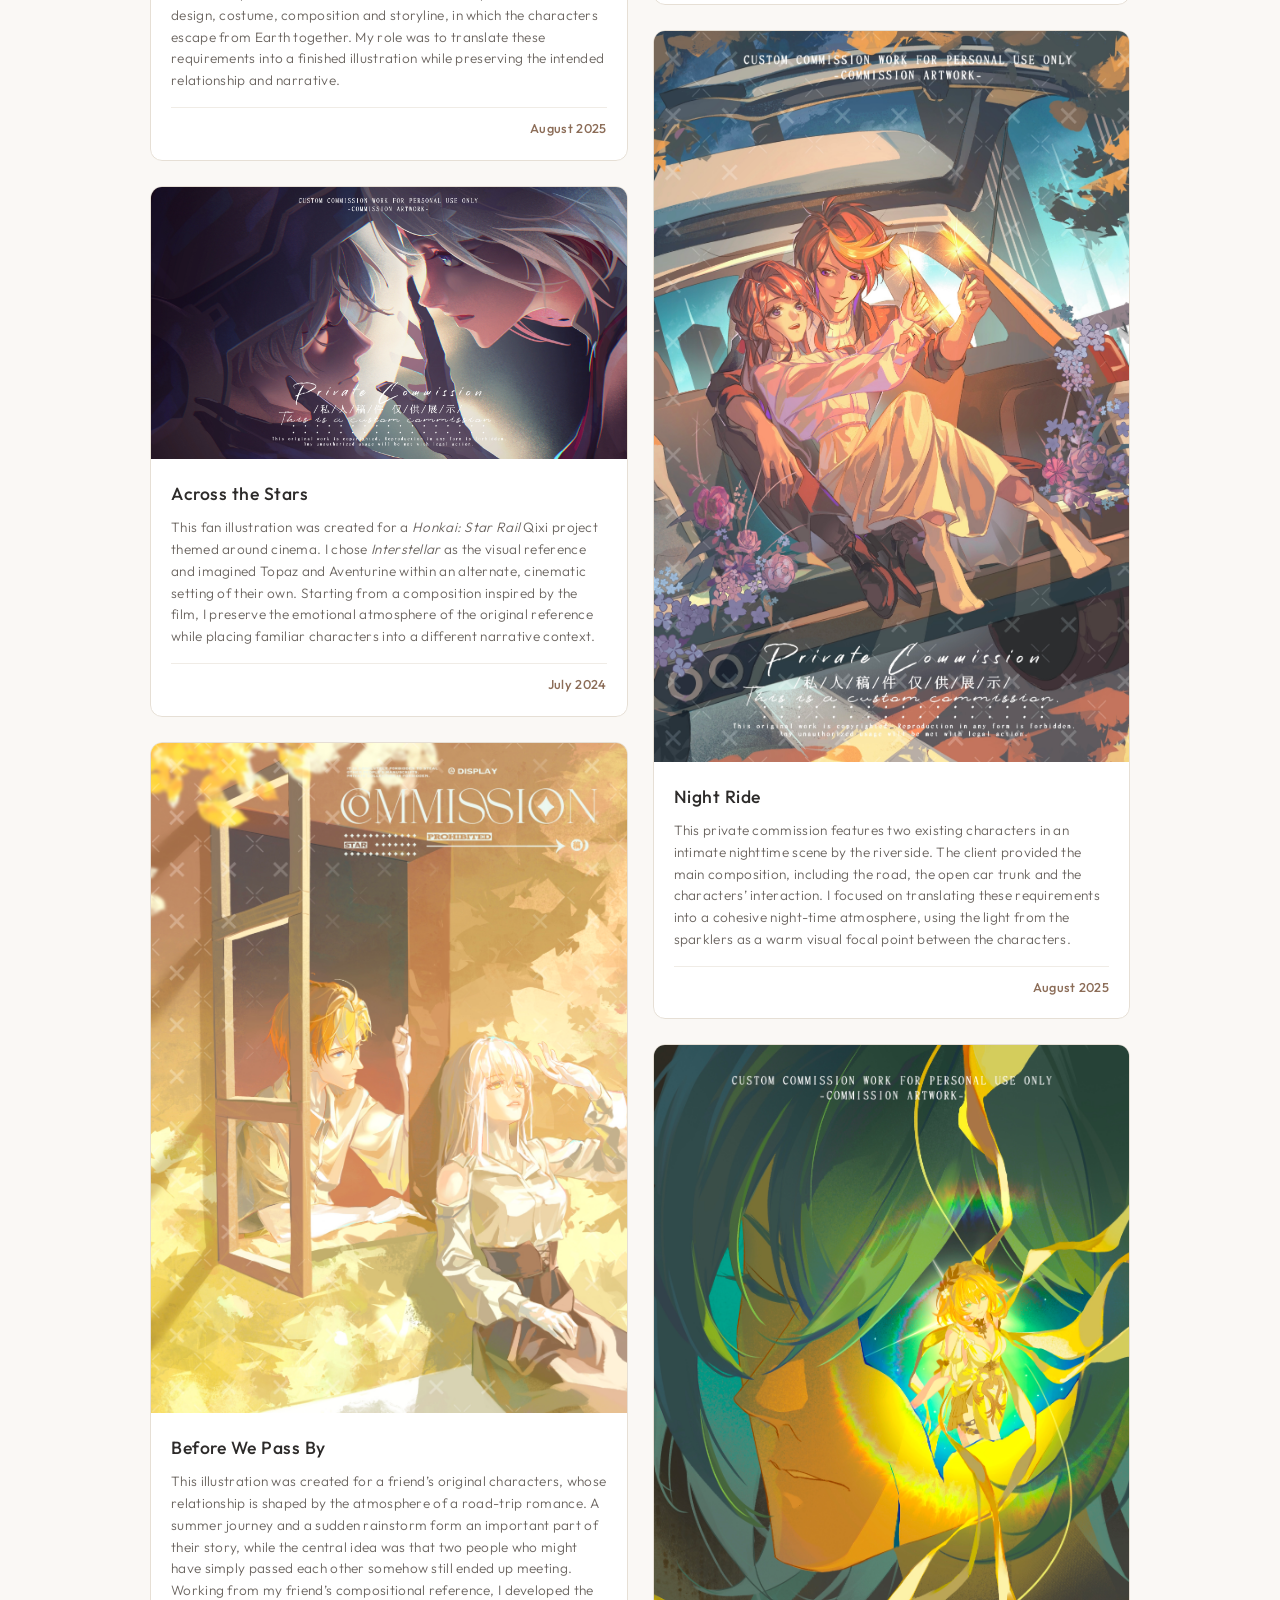
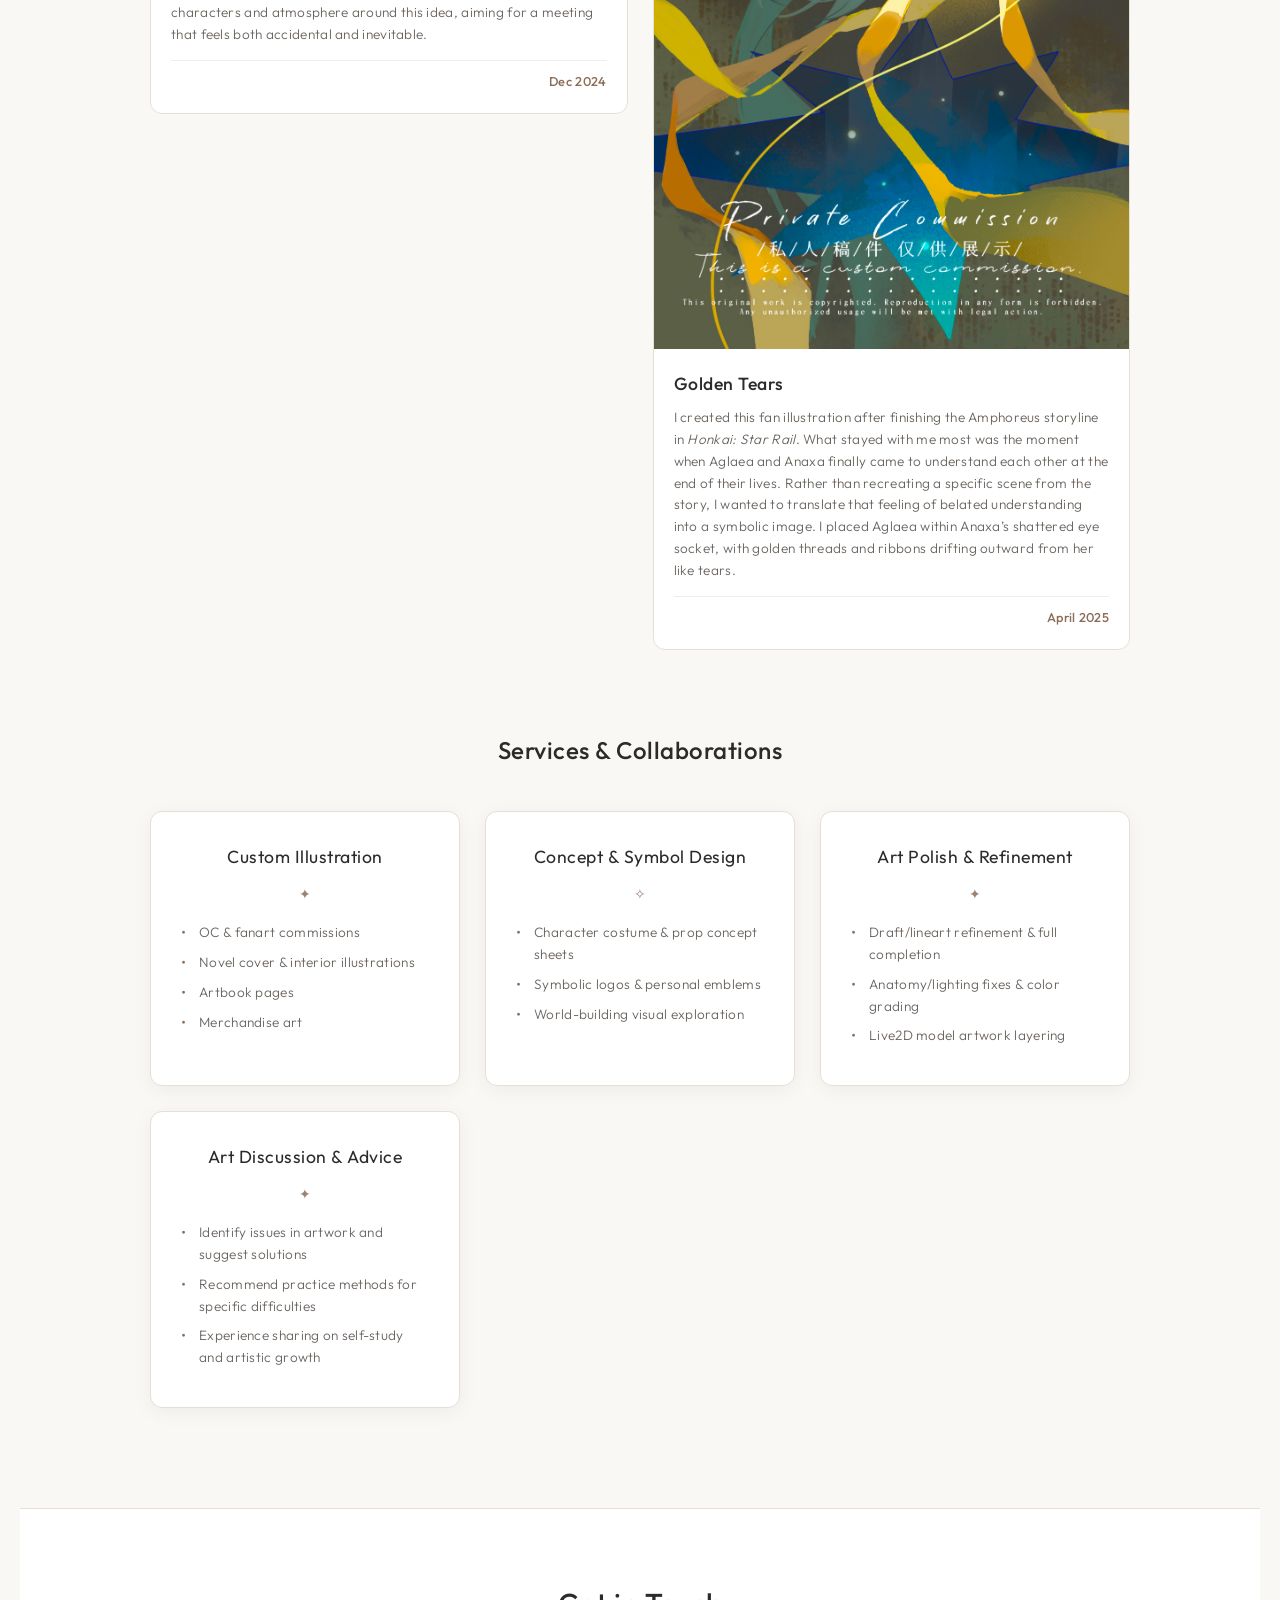
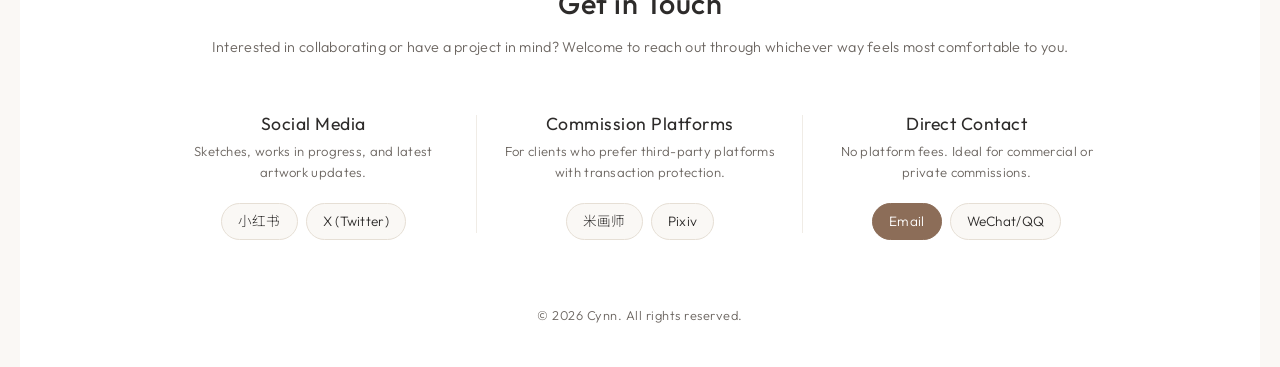
<file: portfolio.html>
<!DOCTYPE html>
<html lang="en">
<head>
    <meta charset="UTF-8">
    <meta name="viewport" content="width=device-width, initial-scale=1.0">
    <title>Portfolio</title>

    <link rel="stylesheet" href="style.css">
    <link rel="icon" href="/favicon.ico" type="image/x-icon">

    <!-- Google 字体库 -->
    <link rel="preconnect" href="https://fonts.googleapis.com">
    <link rel="preconnect" href="https://fonts.gstatic.com" crossorigin>
    <link href="https://fonts.googleapis.com/css2?family=Noto+Sans+SC:wght@300;400;500;600&family=Outfit:wght@300;400;500;600;700&display=swap" rel="stylesheet">
</head>

<body>
    <!-- 中/英文切换按钮 -->
    <button id="lang-toggle" class="btn btn--elevated btn--fixed" type="button" aria-label="Switch language">中文</button>

    <!-- 标题 header -->
    <header>
        <div class="logo">
            <img src="images/logo.png" alt="Cynn Logo">
        </div>

        <h1 class="profile-title" data-en="Cynn" data-zh="同尘"></h1>
        <p class="profile-subtitle" data-en="Art Portfolio" data-zh="个人插画作品集"></p>
    </header>

    <!-- 关于我 About Me -->
    <main>
        <h2 class="section-title" data-en="About Me" data-zh="关于我"></h2>

        <div class="tags">
            <span class="tag" data-en="Visual Storytelling" data-zh="视觉叙事"></span>
            <span class="tag" data-en="World Building" data-zh="世界观构建"></span>
            <span class="tag" data-en="Character Design" data-zh="角色设计"></span>
        </div>

        <br>

        <div class="bio-text">
            <p class="body-text--reg" data-en="I am a self-taught illustrator working under the name Cynn, primarily creating digital artwork using Procreate. I specialise in character-focused illustration and visual storytelling."
               data-zh="你好，我是同尘，一名自学的业余插画师，主要使用 Procreate 绘制数字作品，擅长角色插画与视觉叙事。"></p>

            <p class="body-text--reg" data-en="Alongside commissioned work for private clients and fan art based on existing IPs, I develop original projects that explore imagined yet believable worlds and the stories within them. I particularly enjoy creating narrative-driven illustrations, with a strong focus on character interactions, emotion, and atmosphere, often incorporating symbolic elements inspired by nature, music and philosophy."
               data-zh="除了承接私人委托和绘制既有IP的同人作品外，我也在开发自己的原创项目，探索那些虚构却又令人信服的世界与故事。我尤其喜欢创作有叙事感的插画，注重角色之间的互动、情绪的传递与氛围塑造，也经常融入受自然、音乐和哲学启发的象征性元素。"></p>

            <p class="body-text--reg" data-en="Coming from an academic background outside the arts, I have developed my illustration skills through structured self-directed study, enabling me to respond quickly to new demands and challenges. While my current portfolio reflects an anime-inspired style, I continue to experiment with diverse techniques and visual approaches to tailor my work for different creative projects."
               data-zh="虽然我的专业背景与艺术领域无关，但通过长期的系统自学和刻意练习，我逐渐掌握了插画创作的能力，也练就了快速适应新需求的灵活性。目前我的作品以动漫风格为主，不过我也一直在尝试各种不同的技法和视觉形式，以便更好地匹配不同项目的创作需求。"></p>

            <p class="body-text--reg" data-en="I welcome opportunities for collaborations and community-based projects."
               data-zh="无论是合作邀约还是社群共创项目，我都乐于参与，欢迎与我联系。"></p>
        </div>
    </main>

    <!-- 画册 -->
    <main>
        <h2 class="section-title" data-en="My Work" data-zh="我的作品"></h2>
        <div class="gallery">
            <!-- 第一列 -->
            <div class="gallery-column">
                <div class="card-base gallery-item">
                    <div class="img-container"><img src="images/2605.jpg" alt="Lotus in the Dust"></div>
                    <div class="item-info">
                        <h3 class="card-title" data-en="Lotus in the Dust" data-zh="尘中莲"></h3>
                        <p class="body-text body-text--sm item-desc" data-en="This piece was inspired by the lyric “梦驮莲花苦难走” (a dream carries a lotus through hardship). I chose to portray my original persona with a lotus growing from her back as a symbolic element. The composition brings together several motifs closely connected to the character and to my own ideas: the Taiji symbolising Daoist thought, mountains representing nature, the banyan tree as my favourite tree... I allowing these elements to come together as a visual expression of how I imagine her."
                                             data-zh="这幅作品的灵感来自于“梦驮莲花苦难走”这句歌词。我选择以我的原创主体为载体，令莲花从其背部生长而出。画面同时融入了许多与我个人理念紧密相关的元素：太极所代表的道家思想、山川所象征的自然、榕树是我最喜欢的树……我让这些元素自然交融，共同构成我心目中属于她的形象。"></p>
                        <div class="item-meta" data-en="May 2026" data-zh="2026 年 5 月"></div>
                    </div>
                </div>

                <div class="card-base gallery-item">
                    <div class="img-container"><img src="images/2508-3.jpg" alt="Only Later Did We Know These Days Were Ordinary"></div>
                    <div class="item-info">
                        <h3 class="card-title" data-en="Only Later Did We Know These Days Were Ordinary" data-zh="当时只道是寻常"></h3>
                        <p class="body-text body-text--sm item-desc" data-en="This Qixi illustration features my original characters Yi Qiu and Lin Xia, a physicist and a mathematician who are also a couple. Rather than depicting a dramatic moment in their relationship, I wanted to capture an ordinary lunch with their colleagues at a small Chongqing noodle restaurant. These seemingly unremarkable moments are often the ones that become precious when remembered years later. I therefore chose to focus on the couple from behind, allowing the scene to feel like a fleeting moment from their everyday lives."
                                             data-zh="这是我为自己的原创角色创作的七夕贺图，他们是物理学家邱逸与数学家夏临，也是一对恋人。比起描绘两人关系中某个轰轰烈烈的瞬间，我更想讲述他们与课题组的同事一起，在楼下吃一碗普通的重庆小面——也许正是这样的寻常时刻，在多年以后回望时才会显得格外珍贵。所以我选择了两人的背影作为画面的中心，让这个故事停留在一个没有刻意安排的日常瞬间。"></p>
                        <div class="item-meta" data-en="August 2025" data-zh="2025 年 8 月"></div>
                    </div>
                </div>

                <div class="card-base gallery-item">
                    <div class="img-container"><img src="images/2503.jpg" alt="Beautiful on One Side, Chaotic on the Other"></div>
                    <div class="item-info">
                        <h3 class="card-title" data-en="Beautiful on One Side, Chaotic on the Other" data-zh="一边绮丽，一边狼藉"></h3>
                        <p class="body-text body-text--sm item-desc" data-en="This piece began with a visual association while I was studying Lagrangian mechanics. Looking at diagrams of cones and conic sections, I noticed that two opposing cones could resemble a pair of wings. I then realised that the same geometry could also represent a light cone in special relativity, and decided to build the illustration around this connection. The conic sections are arranged in the seven colours of the visible spectrum, allowing mathematical geometry, physics and visual symbolism to overlap."
                                             data-zh="这幅作品诞生于我学习拉格朗日力学时的一次联想。当我看到圆锥和圆锥曲线的示意图时，我突然发现，对顶的两个圆锥很像一对展开的翅膀；随后我又意识到，同样的几何结构其实也可以对应狭义相对论中的光锥。于是我决定围绕这一关联展开创作：七个的圆锥曲线切面被赋予可见光谱的七种颜色，使几何、物理学与视觉意象彼此重叠。"></p>
                        <div class="item-meta" data-en="March 2025" data-zh="2025 年 3 月"></div>
                    </div>
                </div>

                <div class="card-base gallery-item">
                    <div class="img-container"><img src="images/2508-1.jpg" alt="Escape from Earth"></div>
                    <div class="item-info">
                        <h3 class="card-title" data-en="Escape from Earth" data-zh="逃离地球"></h3>
                        <p class="body-text body-text--sm item-desc" data-en="This was a private commission based on a client-provided character design, costume, composition and storyline, in which the characters escape from Earth together. My role was to translate these requirements into a finished illustration while preserving the intended relationship and narrative."
                                             data-zh="这是一幅私人委托作品，基于客户提供的角色设定、服饰、构图以及剧情框架。我负责将这些要求转化为完整的插画，同时精准传达其中的人物关系与叙事意图。"></p>
                        <div class="item-meta" data-en="August 2025" data-zh="2025 年 8 月"></div>
                    </div>
                </div>

                <div class="card-base gallery-item">
                    <div class="img-container"><img src="images/2407.jpg" alt="Across the Stars"></div>
                    <div class="item-info">
                        <!-- 含斜体标签 HTML 结构 -->
                        <h3 class="card-title" data-en-html="Across the Stars" data-zh-html="穿越星际"></h3>
                        <p class="body-text body-text--sm item-desc" data-en-html="This fan illustration was created for a <i>Honkai: Star Rail</i> Qixi project themed around cinema. I chose <i>Interstellar</i> as the visual reference and imagined Topaz and Aventurine within an alternate, cinematic setting of their own. Starting from a composition inspired by the film, I preserve the emotional atmosphere of the original reference while placing familiar characters into a different narrative context."
                                             data-zh-html="这是我为《崩坏：星穹铁道》七夕企划创作的同人作品，企划主题为“电影”。我选择以《星际穿越》为视觉参考，为托帕与砂金构建了一个电影感的平行设定：以原电影的经典构图为基础，在保留原作情感氛围的同时，让熟悉的角色置身于不同的叙事语境中。"></p>
                        <div class="item-meta" data-en="July 2024" data-zh="2024 年 7 月"></div>
                    </div>
                </div>

                <div class="card-base gallery-item">
                    <div class="img-container"><img src="images/2412.jpg" alt="Before We Pass By"></div>
                    <div class="item-info">
                        <h3 class="card-title" data-en="Before We Pass By" data-zh="擦肩之前"></h3>
                        <p class="body-text body-text--sm item-desc" data-en="This illustration was created for a friend’s original characters, whose relationship is shaped by the atmosphere of a road-trip romance. A summer journey and a sudden rainstorm form an important part of their story, while the central idea was that two people who might have simply passed each other somehow still ended up meeting. Working from my friend’s compositional reference, I developed the characters and atmosphere around this idea, aiming for a meeting that feels both accidental and inevitable."
                                             data-zh="这是一幅为朋友的原创角色创作的双人插画，他们之间的故事带着一种公路旅行特有的浪漫气息。一场夏日远行和一场不期而至的暴雨是两人故事中的重要篇章，而画面想要传达的核心其实很简单：两个人本可能擦肩而过的人，终究还是相遇了。我参考了朋友提供的构图方向，并在此基础上刻画角色和氛围，希望让这一次相遇看起来既偶然，又像是注定发生。"></p>
                        <div class="item-meta" data-en="Dec 2024" data-zh="2024 年 12 月"></div>
                    </div>
                </div>
            </div>

            <!-- 第二列 -->
            <div class="gallery-column">
                <div class="card-base gallery-item">
                    <div class="img-container"><img src="images/2504-1.jpg" alt="To Become Spring Soil"></div>
                    <div class="item-info">
                        <h3 class="card-title" data-en="To Become Spring Soil" data-zh="化作春泥"></h3>
                        <p class="body-text body-text--sm item-desc" data-en="Rong Liu is one of my original characters, a young researcher studying neuroscience. Her story is closely connected to the idea of emergent consciousness that also underlies my original persona, and explores the boundaries between life, consciousness and knowledge. In her possible ending, she chooses to sacrifice herself in order to overcome a seemingly insurmountable barrier in her research. The composition therefore became a metaphor for her ending: a life that is lost, yet continues to nourish what comes after it, whilst also hinting at the unfinished nature of her pursuit."
                                             data-zh="柳荣是我原创角色之一，一名研究脑神经科学的年轻学者。她与我原创主体背后的核心命题“意识涌现”紧密相连，因此她的故事围绕生命、意识与知识的边界展开。在其中一个可能的结局中，她选择自我牺牲，以突破研究中一道看似不可逾越的屏障。这幅画的构图便是对这个结局的隐喻：生命虽已消逝，却仍在滋养此后的一切，同时也暗示着她未尽的求索。"></p>
                        <div class="item-meta" data-en="April 2025" data-zh="2025 年 4 月"></div>
                    </div>
                </div>

                <div class="card-base gallery-item">
                    <div class="img-container"><img src="images/2602.jpg" alt="Passing Through This World"></div>
                    <div class="item-info">
                        <h3 class="card-title" data-en="Passing Through This World" data-zh="路过人间"></h3>
                        <p class="body-text body-text--sm item-desc" data-en="Siyuan Jiang is another original character of mine, a grassroots public servant who combines idealism with a strong practical spirit. Her grandfather was a flood-rescue hero, but one difficult decision he made left a lasting sense of regret in her father. Since her grandfather died before she was born, Jiang can only reconstruct the image of her grandfather through other people’s memories and the objects he left behind. Years later, she chooses the same path of public service and eventually saves everyone during a flood, thereby resolving that old regret that was never truly hers to begin with. The illustration was inspired by a photograph of a tree stump whose reflection revealed a flourishing canopy. I adapted this image of &quot;renewal through reflection&quot; to connect Jiang’s present self with her childhood, her father and the grandfather she never knew."
                                             data-zh="江思源是我另一个原创角色，她是一名扎根基层的干部，也是一个天生的实干家与理想主义者。她的爷爷曾是一名抗洪英雄，但当年一个艰难的抉择，在她的父亲心里埋下了深深的遗憾。由于爷爷在她出生前便已去世，江思源只能从别人的叙述和他留下的旧物里一点点拼凑出爷爷的模样；多年后，她走上了和爷爷同样的路，在一场洪水中救下了所有人，也因此化解了那份本不该由她来背负、却始终影响着她的遗憾。这幅作品的灵感来自一张树桩的摄影作品，积水中倒映出的是树桩早已失去的繁茂树冠。我将“倒影中的新生”的意象加以转化，让江思源的现在和她的童年、她的父亲、还有她从未见过的爷爷，在画面里连结在一起。"></p>
                        <div class="item-meta" data-en="February 2026" data-zh="2026 年 2 月"></div>
                    </div>
                </div>

                <div class="card-base gallery-item">
                    <div class="img-container"><img src="images/2506.jpg" alt="Quiet Reflection"></div>
                    <div class="item-info">
                        <h3 class="card-title" data-en="Reflection" data-zh="倒影"></h3>
                        <p class="body-text body-text--sm item-desc" data-en="This private commission began with a client-provided character, pose and composition: the character sitting before a mirror, with the vine-like scars on her back revealed in the reflection. Through discussion with the client, I developed the visual concept further by replacing the mirror frame with thorns and the reflective surface with water, creating a stronger connection between the character’s scars and her ability to control plant growth. The final artwork was also prepared with a transparent background so that the client could produce it as a physical card."
                                             data-zh="这是一幅私人委托作品。客户最初提出了角色、动作与构图：角色坐在镜子前，镜中倒映出她背部藤蔓般的疤痕。我在与客户沟通的过程中进一步调整了视觉语言，以荆棘取代镜框，并将镜面转化为水面，使角色的的疤痕与她操控植物生长的能力之间形成更紧密的联系。最终成品还预留了透明背景版本，以便客户制成实体小卡。"></p>
                        <div class="item-meta" data-en="June 2025" data-zh="2025 年 6 月"></div>
                    </div>
                </div>

                <div class="card-base gallery-item">
                    <div class="img-container"><img src="images/2510.jpg" alt="Sweet Dream"></div>
                    <div class="item-info">
                        <h3 class="card-title" data-en="Sweet Dream" data-zh="美梦"></h3>
                        <p class="body-text body-text--sm item-desc" data-en="This private commission depicts a “female assassin × underground doctor” alternate universe created by the client. The main composition and visual reference were provided by the client, while I developed the theatrical setting and incorporated additional details requested during the process, including wooden dolls scattered throughout the scene. The contrast between the elegant curtain call and the handcuffs connecting the characters’ hands was central to the final image."
                                             data-zh="这是一幅私人委托作品，描绘了客户设定中的“杀手小姐 × 地下医生”平行宇宙。客户提供了主要构图与视觉参考，我在此基础上深化了舞台感的场景设定，并在创作过程中根据需求加入散落于画面各处的木偶等细节。优雅的谢幕姿态与连接两人双手的手铐之间的反差，构成了最终画面的核心张力。"></p>
                        <div class="item-meta" data-en="October 2025" data-zh="2025 年 10 月"></div>
                    </div>
                </div>

                <div class="card-base gallery-item">
                    <div class="img-container"><img src="images/2508-2.jpg" alt="Night Ride"></div>
                    <div class="item-info">
                        <h3 class="card-title" data-en="Night Ride" data-zh="夜行"></h3>
                        <p class="body-text body-text--sm item-desc" data-en="This private commission features two existing characters in an intimate nighttime scene by the riverside. The client provided the main composition, including the road, the open car trunk and the characters’ interaction. I focused on translating these requirements into a cohesive night-time atmosphere, using the light from the sparklers as a warm visual focal point between the characters."
                                             data-zh="这件私人委托描绘了两位既有角色在河畔夜色中的亲密场景，客户提供了主要构图，包括道路、敞开的汽车后备箱以及角色之间的互动。我的工作重心是将这些要求转化为统一而富有氛围感的夜景画面，以烟火棒的光芒作为角色之间温暖而聚焦的视觉中心。"></p>
                        <div class="item-meta" data-en="August 2025" data-zh="2025 年 8 月"></div>
                    </div>
                </div>

                <div class="card-base gallery-item">
                    <div class="img-container"><img src="images/2504-2.jpg" alt="Golden Tears"></div>
                    <div class="item-info">
                        <h3 class="card-title" data-en="Golden Tears" data-zh="黄金泪"></h3>
                        <p class="body-text body-text--sm item-desc" data-en-html="I created this fan illustration after finishing the Amphoreus storyline in <i>Honkai: Star Rail</i>. What stayed with me most was the moment when Aglaea and Anaxa finally came to understand each other at the end of their lives. Rather than recreating a specific scene from the story, I wanted to translate that feeling of belated understanding into a symbolic image. I placed Aglaea within Anaxa’s shattered eye socket, with golden threads and ribbons drifting outward from her like tears."
                            data-zh-html="这幅作品是在完成《崩坏：星穹铁道》翁法罗斯篇章后创作的同人作品。最令我难以忘怀的，是阿格莱雅与那刻夏在生命尽头终于真正理解彼此的那一瞬间。比起复现故事中的某个具体场景，我更希望将那种迟来的共感转化成一种更象征性的表达：将阿格莱雅置于在那刻夏破碎的眼眶之中，金色的丝线与缎带像眼泪一般从她周身向外飘散。"></p>
                        <div class="item-meta" data-en="April 2025" data-zh="2025 年 4 月"></div>
                    </div>
                </div>
            </div>
        </div>
    </main>

    <!-- 服务介绍 Services -->
    <section id="services" class="services-section">
        <div class="section-header">
            <h2 class="section-title" data-en="Services & Collaborations" data-zh="服务与合作"></h2>
        </div>

        <div class="services-grid">
            <!-- Card 1 -->
            <div class="card-base service-card">
                <h3 class="card-title card-title--regular" data-en="Custom Illustration" data-zh="定制插画"></h3>
                <div class="service-icon">✦</div>
                <ul class="service-list">
                    <li class="body-text body-text--sm" data-en="OC & fanart commissions" data-zh="原创角色（OC）与同人约稿"></li>
                    <li class="body-text body-text--sm" data-en="Novel cover & interior illustrations" data-zh="小说封面与内页插画"></li>
                    <li class="body-text body-text--sm" data-en="Artbook pages" data-zh="设定集画页与角色展示"></li>
                    <li class="body-text body-text--sm" data-en="Merchandise art" data-zh="周边物料用图"></li>
                </ul>
            </div>

            <!-- Card 2 -->
            <div class="card-base service-card">
                <h3 class="card-title card-title--regular" data-en="Concept & Symbol Design" data-zh="概念与符号设计"></h3>
                <div class="service-icon">✧</div>
                <ul class="service-list">
                    <li class="body-text body-text--sm" data-en="Character costume & prop concept sheets" data-zh="角色服饰与道具概念设定图"></li>
                    <li class="body-text body-text--sm" data-en="Symbolic logos & personal emblems" data-zh="象征性 Logo 与个人徽标"></li>
                    <li class="body-text body-text--sm" data-en="World-building visual exploration" data-zh="世界观构建的视觉探索"></li>
                </ul>
            </div>

            <!-- Card 3 -->
            <div class="card-base service-card">
                <h3 class="card-title card-title--regular" data-en="Art Polish & Refinement" data-zh="画面精修与再加工"></h3>
                <div class="service-icon">✦</div>
                <ul class="service-list">
                    <li class="body-text body-text--sm" data-en="Draft/lineart refinement & full completion" data-zh="草稿、线稿细化与完稿"></li>
                    <li class="body-text body-text--sm" data-en="Anatomy/lighting fixes & color grading" data-zh="人体结构、光影修正与色调调整"></li>
                    <li class="body-text body-text--sm" data-en="Live2D model artwork layering" data-zh="Live2D 模型图层拆分"></li>
                </ul>
            </div>

            <!-- Card 4 -->
            <div class="card-base service-card">
                <h3 class="card-title card-title--regular" data-en="Art Discussion & Advice" data-zh="绘画交流与答疑"></h3>
                <div class="service-icon">✦</div>
                <ul class="service-list">
                    <li class="body-text body-text--sm" data-en="Identify issues in artwork and suggest solutions" data-zh="诊断画面问题并提供改进思路"></li>
                    <li class="body-text body-text--sm" data-en="Recommend practice methods for specific difficulties" data-zh="针对具体绘画难点推荐练习方法"></li>
                    <li class="body-text body-text--sm" data-en="Experience sharing on self-study and artistic growth" data-zh="自学与突破的心得分享"></li>
                </ul>
            </div>
        </div>
    </section>

    <!-- 联系方式 Footer -->
    <footer id="contact" class="site-footer">
        <div class="footer-container">

            <div class="footer-header">
                <h2 class="section-title section-title--lg" data-en="Get in Touch" data-zh="联系我"></h2>
                <p class="body-text" data-en="Interested in collaborating or have a project in mind? Welcome to reach out through whichever way feels most comfortable to you."
                                           data-zh="有合作意向或正在酝酿的项目想聊一聊？欢迎通过您最习惯的方式找到我。"></p>
            </div>

            <div class="contact-channels-grid">
                <!-- 社交平台 -->
                <div class="channel-column">
                    <h3 class="card-title card-title--regular channel-label" data-en="Social Media" data-zh="社交平台"></h3>
                    <p class="body-text body-text--sm channel-hint" data-en="Sketches, works in progress, and latest artwork updates." data-zh="分享草稿、创作过程和最新作品动态。"></p>
                    <div class="channel-tags">
                        <a href="https://xhslink.cn/m/ASZ4pfhH0Q6" class="btn" target="_blank">小红书</a>
                        <a href="https://twitter.com/tccynn?s=21&t=yY7CDqxd5rRWAOADdn2USw" class="btn" target="_blank">X (Twitter)</a>
                    </div>
                </div>

                <!-- 平台约稿 -->
                <div class="channel-column">
                    <h3 class="card-title card-title--regular channel-label" data-en="Commission Platforms" data-zh="约稿平台"></h3>
                    <p class="body-text body-text--sm channel-hint" data-en="For clients who prefer third-party platforms with transaction protection." data-zh="适合偏好第三方平台交易保障的客户。"></p>
                    <div class="channel-tags">
                        <a href="https://www.mihuashi.com/profiles/4021589?role=painter&utm_source=direct&utm_campaign=userpage&utm_medium=share" class="btn" target="_blank">米画师</a>
                        <a href="https://www.pixiv.net/users/78786137" class="btn" target="_blank">Pixiv</a>
                    </div>
                </div>

                <!-- 直接联系 -->
                <div class="channel-column">
                    <h3 class="card-title card-title--regular channel-label" data-en="Direct Contact" data-zh="直接联系"></h3>
                    <p class="body-text body-text--sm channel-hint" data-en="No platform fees. Ideal for commercial or private commissions." data-zh="无平台手续费，适合商业或私人委托。">No platform fees. Ideal for commercial or private commissions.</p>
                    <div class="channel-tags">
                        <a href="mailto:tccynn@outlook.com" class="btn btn--solid">Email</a>
                        <a href="#" id="copy-btn" class="btn copy-btn" data-id="imtccynn" data-en="WeChat/QQ" data-zh="微信/QQ"></a>
                    </div>
                </div>

            </div>

        </div>

        <div class="footer-bottom">
            <p class="copyright">&copy; 2026 Cynn. All rights reserved.</p>
        </div>

    </footer>

    <script src="script.js"></script>
</body>
</html>
</file>
<file: style.css>
/* ============================================================
   1. Root Variables & Resets
   ============================================================ */
:root {
    /* 色彩系统 */
    --bg-color: #FAF8F5;
    --card-bg: #FFFFFF;
    --text-main: #2D2B2A;
    --text-muted: #6B6560;
    --accent-color: #8C6D58;
    --accent-light: #EFE9E3;
    --border-color: #E6DFD5;

    /* 视觉效果 */
    --shadow: 0 4px 20px rgba(0, 0, 0, 0.05);
    --transition: all 0.3s ease;
    --radius-card: 12px;
    --radius-pill: 20px;

    /* 排版 */
    --font-family: 'Outfit', 'Noto Sans SC', -apple-system, BlinkMacSystemFont, "Segoe UI", Roboto, sans-serif;

    /* 布局宽度 */
    --width-main: 1100px;
    --width-content: 1000px;
}

* {
    box-sizing: border-box;
    margin: 0;
    padding: 0;
}

body {
    background-color: var(--bg-color);
    color: var(--text-main);
    font-family: var(--font-family);
    font-weight: 300;
    line-height: 1.7;
    letter-spacing: 0.3px;
    padding: 0 20px;
}


/* ============================================================
   2. Base & Typography
   ============================================================ */

h1, h2, h3 {
    font-family: var(--font-family);
    color: var(--text-main);
}

/* ---- 板块标题 ---- */
.section-title {
    font-size: 1.5rem;
    font-weight: 500;
    letter-spacing: 0.5px;
    text-align: center;
    margin-bottom: 30px;
}

.section-title--lg {
    font-size: 1.8rem;
    margin-bottom: 8px;
}

/* ---- 卡片标题 ---- */
.card-title {
    font-size: 1.1rem;
    font-weight: 500;
    letter-spacing: 0.5px;
    color: var(--text-main);
    margin-bottom: 8px;
}

.card-title--regular {
    font-weight: 400;
    margin-bottom: 6px;
}

/* ---- 正文/说明文字 ---- */
.body-text {
    font-size: 0.9rem;
    line-height: 1.6;
    color: var(--text-muted);
    font-weight: 300;
}

.body-text--sm {
    font-size: 0.85rem;
}

.body-text--reg {
    font-size: 0.98rem;
    color: var(--text-muted);
}

/* ---- 首屏大标题 ---- */
.profile-title {
    font-size: 3.2rem;
    font-weight: 700;
    letter-spacing: -0.5px;
    margin-bottom: 10px;
}

.profile-subtitle {
    font-size: 1.1rem;
    font-weight: 500;
    color: var(--accent-color);
    margin-bottom: 20px;
}

.copyright {
    font-size: 0.8rem;
    font-weight: 300;
    color: var(--text-muted);
    letter-spacing: 0.5px;
}


/* ============================================================
   3. Layout & Grid
   ============================================================ */
main {
    max-width: var(--width-main);
    margin: 50px auto;
}

header {
    max-width: var(--width-content);
    margin: 0 auto;
    padding: 60px 0 40px 0;
    text-align: center;
    border-bottom: 1px solid var(--border-color);
}

/* 简介容器 */
.bio-text {
    max-width: 680px;
    margin: 0 auto 25px auto;
}

.bio-text p {
    margin-bottom: 20px;
}

.bio-text p:last-child {
    margin-bottom: 0;
}

/* 胶囊标签容器 */
.tags {
    display: flex;
    justify-content: center;
    gap: 10px;
    flex-wrap: wrap;
}

/* 画册网格 */
.gallery {
    max-width: var(--width-content);
    margin: 0 auto 60px auto;
    padding: 0 10px;
    display: flex;
    gap: 25px;
    align-items: flex-start;
}

.gallery-column {
    flex: 1;
    display: flex;
    flex-direction: column;
    gap: 25px;
}

.img-container {
    width: 100%;
    height: auto;
    display: block;
    overflow: hidden;
    position: relative;
}

.img-container img {
    width: 100%;
    height: auto;
    display: block;
    transition: var(--transition);
}

/* 服务卡片布局 */
.services-section {
    max-width: var(--width-content);
    margin: 80px auto 40px auto;
    padding: 0 10px;
}

.section-header {
    text-align: center;
    margin-bottom: 40px;
}

.services-grid {
    display: grid;
    grid-template-columns: repeat(auto-fit, minmax(280px, 1fr));
    gap: 25px;
}

/* Footer 布局 */
.site-footer {
    width: 100%;
    background-color: var(--card-bg);
    border-top: 1px solid var(--border-color);
    padding: 70px 0 40px 0;
    margin-top: 100px;
}

.footer-container {
    max-width: var(--width-content);
    margin: 0 auto;
    padding: 0 10px;
}

.footer-header {
    text-align: center;
    margin-bottom: 50px;
}

.contact-channels-grid {
    display: grid;
    grid-template-columns: repeat(3, 1fr);
    margin-bottom: 40px;
}

.channel-column {
    display: flex;
    flex-direction: column;
    align-items: center;
    text-align: center;
    padding: 0 25px;
    position: relative;
}

.channel-column:not(:last-child)::after {
    content: "";
    position: absolute;
    right: 0;
    top: 5%;
    height: 90%;
    width: 1px;
    background-color: var(--border-color);
    opacity: 0.6;
}

/* 栏目标题 */
.card-title.channel-label {
    margin: 0 0 2px 0;
    min-height: 28px;
    display: flex;
    align-items: center;
}

/* 栏目提示语 */
.body-text.channel-hint {
    font-size: 0.82rem;
    margin: 0 0 20px 0;
    min-height: 38px;
    display: flex;
    align-items: center;
    justify-content: center;
}

.channel-tags {
    display: flex;
    flex-wrap: wrap;
    justify-content: center;
    gap: 8px;
    align-items: center;
    width: 100%;
}

.footer-bottom {
    text-align: center;
    margin-top: 40px;
    padding-top: 25px;
}


/* ============================================================
   4. Cards & Containers
   ============================================================ */

/* 头像圆形容器 */
.logo {
    width: 200px;
    height: 200px;
    margin: 0 auto 20px auto;
    border-radius: 50%;
    overflow: hidden;
    background-color: var(--accent-light);
}

.logo img {
    width: 100%;
    height: 100%;
    object-fit: cover;
    display: block;
}

/* ---- 通用卡片基础样式 ---- */
.card-base {
    background-color: var(--card-bg);
    border: 1px solid var(--border-color);
    border-radius: var(--radius-card);
    box-shadow: var(--shadow);
    transition: var(--transition);
}

/* 画册卡片（圆角裁切） */
.gallery-item {
    overflow: hidden;
    -webkit-mask-image: -webkit-radial-gradient(white, black);
    transform: translateZ(0);
    isolation: isolate;
}

.item-info {
    padding: 20px;
    display: flex;
    flex-direction: column;
    flex-grow: 1;
}

.item-desc {
    flex-grow: 1;
}

.item-meta {
    margin-top: 15px;
    padding-top: 10px;
    border-top: 1px solid #F0ECE6;
    font-size: 0.8rem;
    font-weight: 500;
    color: var(--accent-color);
    text-align: right;
}

/* 服务卡片（内边距 & 居中排版） */
.service-card {
    padding: 30px 30px;
    display: flex;
    flex-direction: column;
    align-items: center;
    text-align: center;
}

.service-icon {
    font-size: 0.9rem;
    color: var(--accent-color);
    opacity: 0.85;
    margin: 4px 0 16px 0;
}

.service-list {
    list-style: none;
    text-align: left;
    width: 100%;
}

.service-list li {
    margin-bottom: 8px;
    padding-left: 18px;
    position: relative;
}

.service-list li::before {
    content: "•";
    position: absolute;
    left: 0;
    top: 2px;
    color: var(--accent-color);
    font-size: 1rem;
    line-height: 1;
}


/* ============================================================
   5. Buttons & Badges
   ============================================================ */

/* ---- 展示型标签 ---- */
.tag {
    background-color: var(--accent-light);
    color: var(--accent-color);
    padding: 4px 14px;
    border-radius: var(--radius-pill);
    font-size: 0.85rem;
    font-weight: 500;
}

/* ---- 通用按钮 ---- */
.btn {
    display: inline-flex;
    align-items: center;
    gap: 4px;
    font-family: var(--font-family);
    font-size: 0.85rem;
    
    letter-spacing: 0.3px;
    padding: 6px 16px;
    border-radius: var(--radius-pill);
    border: 1px solid var(--border-color);
    background-color: var(--bg-color);
    color: var(--text-main);
    text-decoration: none;
    cursor: pointer;
    user-select: none;
    transition: var(--transition);
}

/* ---- 强调按钮 ---- */
.btn--solid {
    background-color: var(--accent-color);
    border-color: var(--accent-color);
    color: #ffffff;
}

/* ---- 悬浮按钮 ---- */
.btn--elevated {
    background-color: var(--card-bg);
    color: var(--accent-color);
    box-shadow: var(--shadow);
}

.btn--fixed {
    position: fixed;
    top: 20px;
    left: 20px;
    z-index: 100;
}

/* 复制成功后的反馈 */
.btn.copied {
    border-color: var(--accent-color);
    color: var(--accent-color);
    background-color: var(--bg-color);
}


/* ============================================================
   6. Interactive & Animations
   ============================================================ */

/* 画册卡片悬停放大 */
.gallery-item:hover .img-container img {
    transform: scale(1.03);
}

/* 通用按钮悬停 */
.btn:not(.btn--solid):hover {
    border-color: var(--accent-color);
    color: var(--accent-color);
    transform: translateY(-2px);
}

.btn--elevated:hover {
    background-color: var(--accent-light);
}

.btn:active {
    transform: translateY(0);
}

.btn--solid:hover {
    opacity: 0.9;
    color: #ffffff;
}


/* ============================================================
   7. Responsive Design
   ============================================================ */
@media (max-width: 768px) {
    .gallery {
        display: grid;
        grid-template-columns: 1fr;
        gap: 25px;
    }

    .gallery-column {
        display: contents;
    }

    .gallery-column:nth-child(1) .gallery-item:nth-child(1) { order: 1; }
    .gallery-column:nth-child(2) .gallery-item:nth-child(1) { order: 2; }

    .gallery-column:nth-child(1) .gallery-item:nth-child(2) { order: 3; }
    .gallery-column:nth-child(2) .gallery-item:nth-child(2) { order: 4; }

    .gallery-column:nth-child(1) .gallery-item:nth-child(3) { order: 5; }
    .gallery-column:nth-child(2) .gallery-item:nth-child(3) { order: 6; }

    .gallery-column:nth-child(1) .gallery-item:nth-child(4) { order: 7; }
    .gallery-column:nth-child(2) .gallery-item:nth-child(4) { order: 8; }

    .gallery-column:nth-child(1) .gallery-item:nth-child(5) { order: 9; }
    .gallery-column:nth-child(2) .gallery-item:nth-child(5) { order: 10; }

    .gallery-column:nth-child(1) .gallery-item:nth-child(6) { order: 11; }
    .gallery-column:nth-child(2) .gallery-item:nth-child(6) { order: 12; }

    .services-grid {
        grid-template-columns: 1fr;
    }

    .services-section {
        margin-top: 50px;
    }

    .contact-channels-grid {
        grid-template-columns: 1fr;
        gap: 35px;
    }

    .channel-column:not(:last-child)::after {
        display: none;
    }

    .channel-column {
        padding: 0 0 25px 0;
        border-bottom: 1px solid var(--border-color);
    }

    .card-title.channel-label,
    .body-text.channel-hint {
        min-height: auto;
    }
}

@media (max-width: 600px) {
    header {
        padding: 40px 0 30px 0;
    }

    .profile-title {
        font-size: 1.8rem;
    }

    .btn--fixed {
        top: 12px;
        left: 12px;
    }
}
</file>
